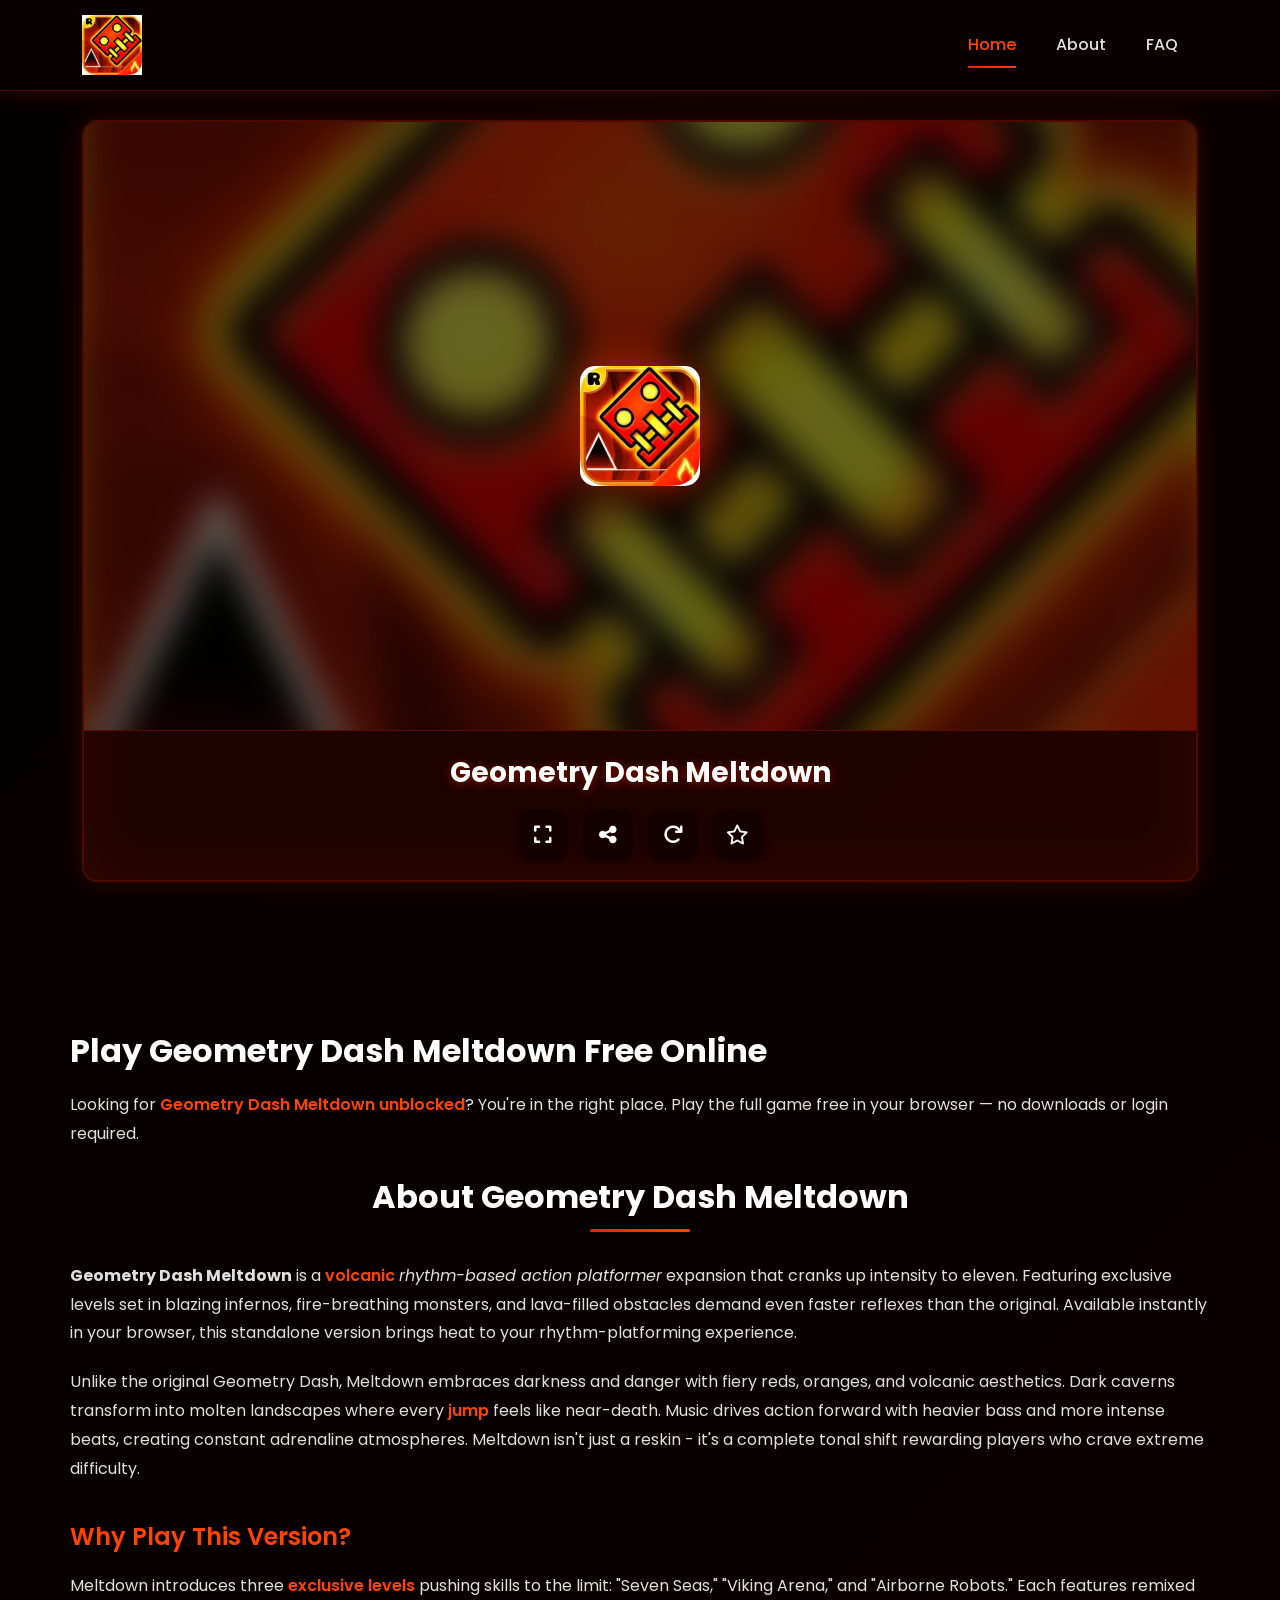
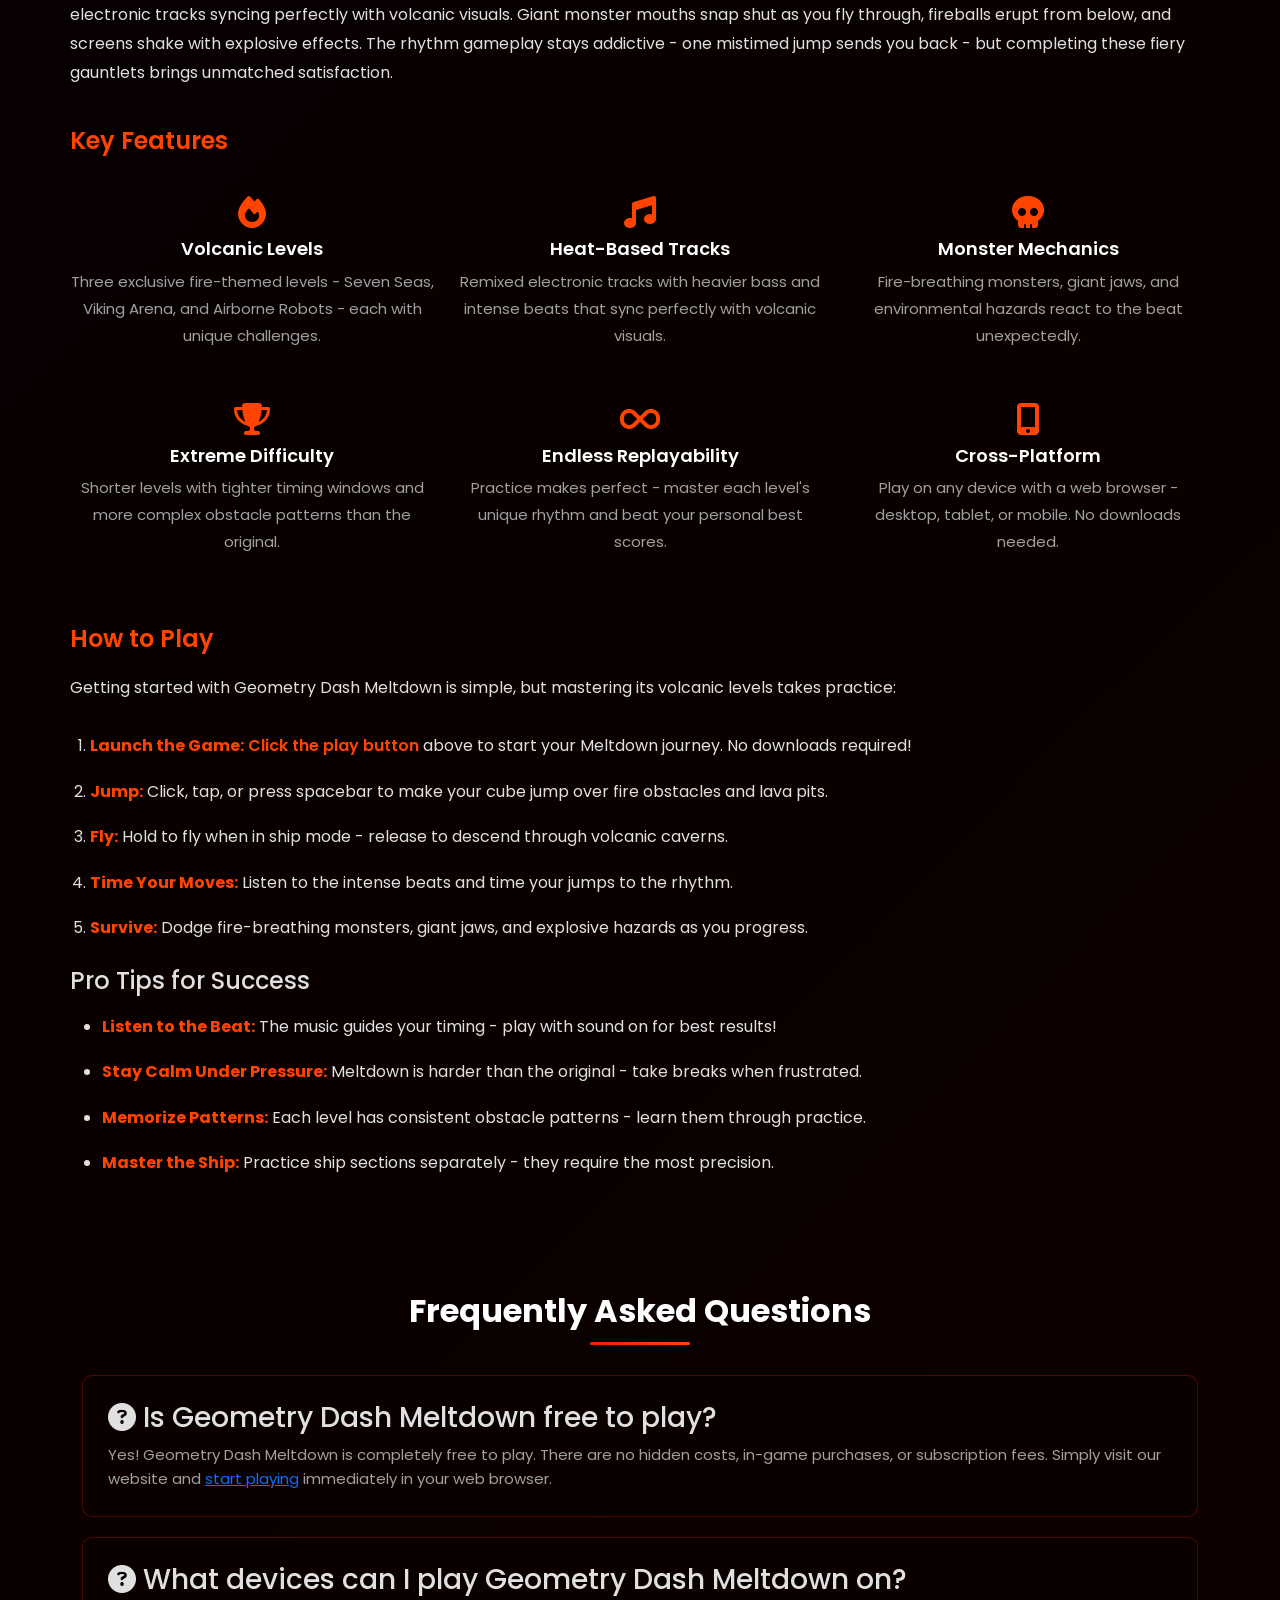
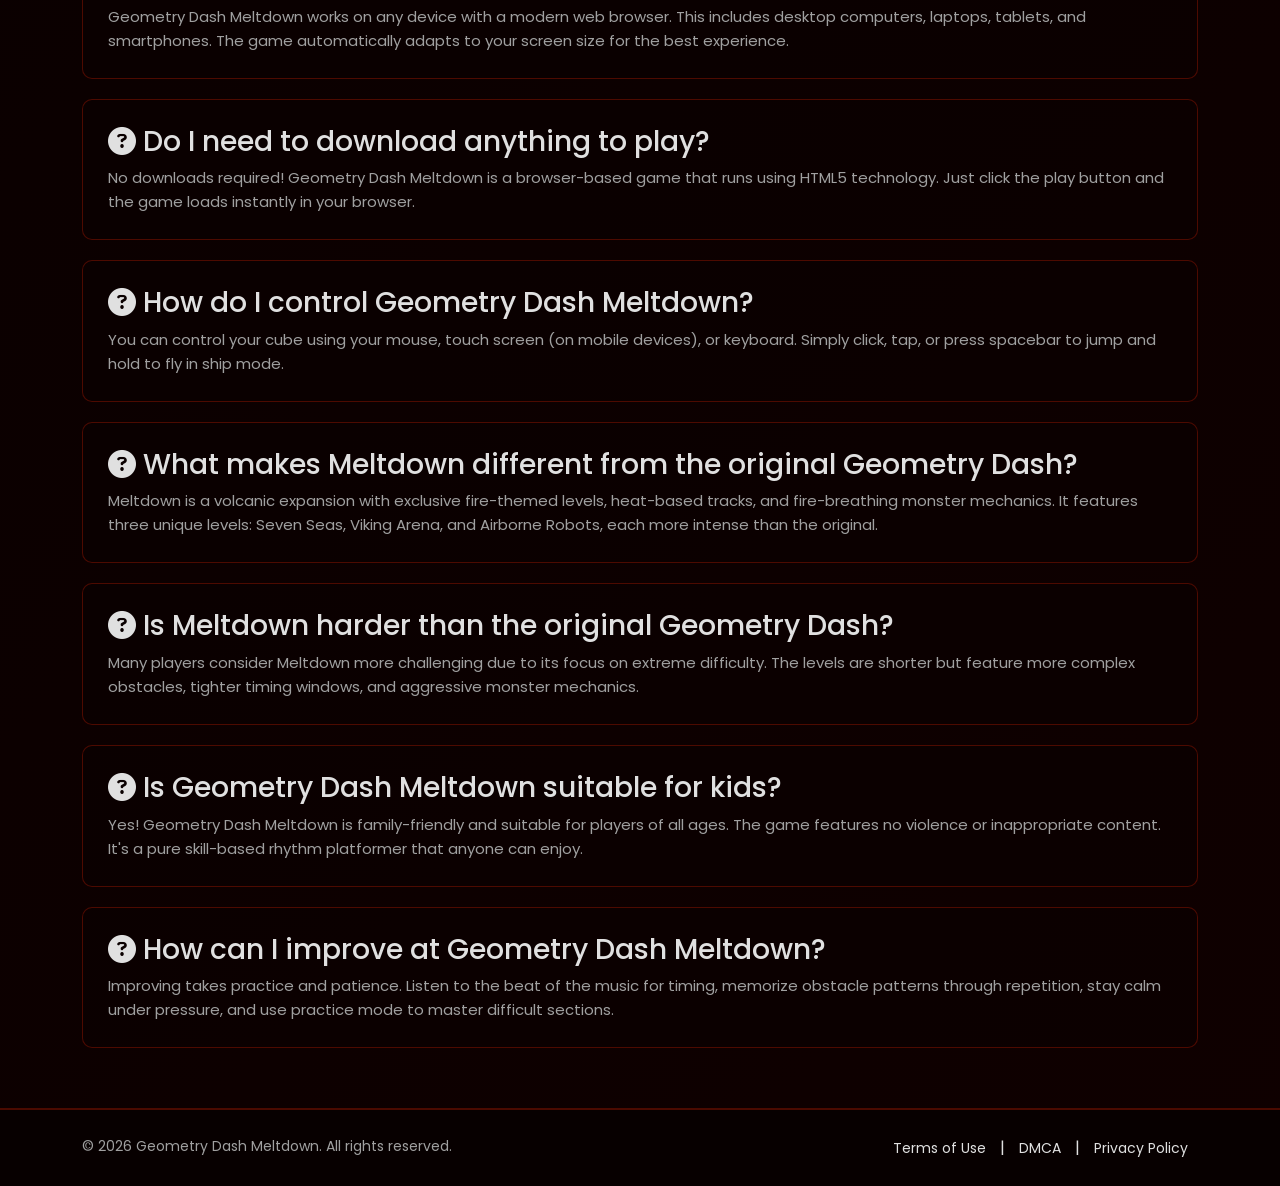
<file: index.html>
<!DOCTYPE html>
<html lang="en" dir="ltr">
<head>
    <meta charset="utf-8">
    <meta name="viewport" content="width=device-width, initial-scale=1, shrink-to-fit=no" />
    <title>Geometry Dash Meltdown - Play Free Online Unblocked Game</title>
    <meta name="description" content="Play Geometry Dash Meltdown unblocked for free! Navigate volcanic fire levels in this intense rhythm platformer. Test your reflexes in this blazing arcade game!" />
    <meta name="keywords" content="geometry dash meltdown, geometry dash meltdown unblocked, rhythm platformer, volcanic game, fire levels, arcade game, free online game" />
    <meta name="robots" content="index, follow">
    <link rel="canonical" href="https://geometry-dash-meltdown-unbanned.github.io/" />
    
    <!-- Open Graph -->
    <meta property="og:title" content="Geometry Dash Meltdown - Play Free Online Unblocked" />
    <meta property="og:description" content="Play Geometry Dash Meltdown unblocked for free! Navigate volcanic fire levels in this intense rhythm platformer. Test your reflexes now!" />
    <meta property="og:type" content="website" />
    <meta property="og:url" content="https://geometry-dash-meltdown-unbanned.github.io/" />
    <meta property="og:image" content="https://geometry-dash-meltdown-unbanned.github.io/images/geometry-dash-meltdown.webp" />
    <meta property="og:image:width" content="512" />
    <meta property="og:image:height" content="512" />
    <meta property="og:site_name" content="Geometry Dash Meltdown" />
    
    <!-- Twitter Card -->
    <meta name="twitter:card" content="summary_large_image" />
    <meta name="twitter:site" content="@geometrydash" />
    <meta name="twitter:title" content="Geometry Dash Meltdown - Free Online Unblocked" />
    <meta name="twitter:description" content="Play Geometry Dash Meltdown unblocked. Volcanic levels, fire obstacles, and intense rhythm-platforming action in your browser!" />
    <meta name="twitter:image" content="https://geometry-dash-meltdown-unbanned.github.io/images/geometry-dash-meltdown.webp" />
    
    <!-- Favicon -->
    <link rel="icon" href="images/geometry-dash-meltdown.webp" sizes="32x32">
    <link rel="apple-touch-icon" href="images/geometry-dash-meltdown.webp">
    
    <!-- Bootstrap CSS -->
    <link rel="stylesheet" href="https://cdn.jsdelivr.net/npm/bootstrap@5.3.0/dist/css/bootstrap.min.css" integrity="sha384-9ndCyUaIbzAi2FUVXJi0CjmCapSmO7SnpJef0486qhLnuZ2cdeRhO02iuK6FUUVM" crossorigin="anonymous">
    
    <!-- Font Awesome -->
    <link rel="stylesheet" href="https://cdnjs.cloudflare.com/ajax/libs/font-awesome/6.4.0/css/all.min.css" integrity="sha512-iecdLmaskl7CVkqkXNQ/ZH/XLlvWZOJyj7Yy7tcenmpD1ypASozpmT/E0iPtmFIB46ZmdtAc9eNBvH0H/ZpiBw==" crossorigin="anonymous" referrerpolicy="no-referrer" />
    
    <!-- Resource Hints for Performance -->
    <link rel="preconnect" href="https://fonts.googleapis.com">
    <link rel="preconnect" href="https://fonts.gstatic.com" crossorigin>
    <link rel="preconnect" href="https://cdn.jsdelivr.net" crossorigin>
    <link rel="preconnect" href="https://cdnjs.cloudflare.com" crossorigin>
    <link rel="preconnect" href="https://code.jquery.com" crossorigin>
    
    <!-- Preload Critical Resources -->
    <link rel="preload" href="https://fonts.googleapis.com/css2?family=Poppins:wght@400;500;600;700&display=swap" as="style">
    <link rel="preload" href="images/geometry-dash-meltdown.webp" as="image" fetchpriority="high">
    
    <!-- Google Fonts -->
    <link href="https://fonts.googleapis.com/css2?family=Poppins:wght@400;500;600;700&display=swap" rel="stylesheet">
    
    <!-- Custom CSS -->
    <link rel="stylesheet" href="css/style.css">
    
    <!-- Schema Markup - VideoGame -->
    <script type="application/ld+json">
    {
        "@context": "https://schema.org",
        "@type": "VideoGame",
        "name": "Geometry Dash Meltdown",
        "description": "A volcanic expansion of Geometry Dash featuring exclusive fire-themed levels, heat-based tracks, and intense rhythm-platforming action with fire-breathing obstacles.",
        "genre": ["Arcade", "Platformer", "Rhythm", "Action"],
        "gamePlatform": ["Web Browser", "PC", "Mobile"],
        "playMode": "SinglePlayer",
        "applicationCategory": "Game",
        "operatingSystem": "Any",
        "offers": {
            "@type": "Offer",
            "price": "0",
            "priceCurrency": "USD",
            "availability": "https://schema.org/InStock"
        },
        "author": {
            "@type": "Organization",
            "name": "RobTop Games"
        },
        "publisher": {
            "@type": "Organization",
            "name": "Geometry Dash Meltdown"
        },
        "aggregateRating": {
            "@type": "AggregateRating",
            "ratingValue": "4.7",
            "ratingCount": "30000"
        }
    }
    </script>
    
    <!-- WebSite Schema -->
    <script type="application/ld+json">
    {
        "@context": "https://schema.org",
        "@type": "WebSite",
        "name": "Geometry Dash Meltdown - Free Online Game",
        "url": "https://geometry-dash-meltdown-unbanned.github.io",
        "description": "Play Geometry Dash Meltdown free online. Navigate volcanic fire levels in this intense rhythm platformer with precision controls.",
        "potentialAction": {
            "@type": "SearchAction",
            "target": "https://geometry-dash-meltdown-unbanned.github.io/?search={search_term_string}",
            "query-input": "required name=search_term_string"
        }
    }
    </script>
    
    <!-- Breadcrumb Schema -->
    <script type="application/ld+json">
    {
        "@context": "https://schema.org",
        "@type": "BreadcrumbList",
        "itemListElement": [{
            "@type": "ListItem",
            "position": 1,
            "name": "Home",
            "item": "https://geometry-dash-meltdown-unbanned.github.io/"
        }]
    }
    </script>
    
    <!-- FAQ Schema -->
    <script type="application/ld+json">
    {
        "@context": "https://schema.org",
        "@type": "FAQPage",
        "mainEntity": [
            {
                "@type": "Question",
                "name": "Is Geometry Dash Meltdown free to play?",
                "acceptedAnswer": {
                    "@type": "Answer",
                    "text": "Yes! Geometry Dash Meltdown is completely free to play. There are no hidden costs, in-game purchases, or subscription fees. Simply visit our website and start playing immediately in your web browser."
                }
            },
            {
                "@type": "Question",
                "name": "What devices can I play Geometry Dash Meltdown on?",
                "acceptedAnswer": {
                    "@type": "Answer",
                    "text": "Geometry Dash Meltdown works on any device with a modern web browser. This includes desktop computers, laptops, tablets, and smartphones. The game automatically adapts to your screen size for the best experience."
                }
            },
            {
                "@type": "Question",
                "name": "Do I need to download anything to play?",
                "acceptedAnswer": {
                    "@type": "Answer",
                    "text": "No downloads required! Geometry Dash Meltdown is a browser-based game that runs using HTML5 technology. Just click the play button and the game loads instantly in your browser."
                }
            },
            {
                "@type": "Question",
                "name": "How do I control Geometry Dash Meltdown?",
                "acceptedAnswer": {
                    "@type": "Answer",
                    "text": "You can control your cube using your mouse, touch screen (on mobile devices), or keyboard. Simply click, tap, or press spacebar to jump and hold to fly in ship mode."
                }
            },
            {
                "@type": "Question",
                "name": "What makes Geometry Dash Meltdown different from the original?",
                "acceptedAnswer": {
                    "@type": "Answer",
                    "text": "Meltdown is a volcanic expansion with exclusive fire-themed levels, heat-based tracks, and fire-breathing monster mechanics. It features three unique levels: Seven Seas, Viking Arena, and Airborne Robots, each more intense than the original."
                }
            },
            {
                "@type": "Question",
                "name": "Is Geometry Dash Meltdown harder than the original?",
                "acceptedAnswer": {
                    "@type": "Answer",
                    "text": "Many players consider Meltdown more challenging due to its focus on extreme difficulty. The levels are shorter but feature more complex obstacles, tighter timing windows, and aggressive monster mechanics."
                }
            },
            {
                "@type": "Question",
                "name": "Is Geometry Dash Meltdown suitable for kids?",
                "acceptedAnswer": {
                    "@type": "Answer",
                    "text": "Yes! Geometry Dash Meltdown is family-friendly and suitable for players of all ages. The game features no violence or inappropriate content. It's a pure skill-based rhythm platformer that anyone can enjoy."
                }
            },
            {
                "@type": "Question",
                "name": "How can I improve at Geometry Dash Meltdown?",
                "acceptedAnswer": {
                    "@type": "Answer",
                    "text": "Improving takes practice and patience. Listen to the beat of the music for timing, memorize obstacle patterns through repetition, stay calm under pressure, and use practice mode to master difficult sections."
                }
            }
        ]
    }
    </script>
</head>

<body id="page-top">
    <!-- Navigation -->
    <nav class="navbar navbar-expand-lg navbar-dark fixed-top" id="mainNav">
        <div class="container">
            <a class="navbar-brand" href="./">
                <img src="images/geometry-dash-meltdown.webp" width="160" height="80" class="site-logo" alt="Geometry Dash Meltdown" loading="eager">
            </a>
            <button class="navbar-toggler" type="button" data-bs-toggle="collapse" data-bs-target="#navbarResponsive" aria-controls="navbarResponsive" aria-expanded="false" aria-label="Toggle navigation">
                <span class="navbar-toggler-icon"></span>
            </button>
<div class="collapse navbar-collapse" id="navbarResponsive">
        <ul class="navbar-nav ms-auto">
          <li class="nav-item"><a class="nav-link active" href="./">Home</a></li>
          <li class="nav-item"><a class="nav-link" href="#about">About</a></li>
          <li class="nav-item"><a class="nav-link" href="#faq">FAQ</a></li>
        </ul>
      </div>
        </div>
    </nav>

    <!-- Main Content -->
    <main>
        <div class="container-fluid game-wrapper">
            <div class="container">
                <div class="row">
                    <!-- Game Section -->
                    <div class="col-lg-12 col-md-12">
                        <div class="game-container">
                            <div class="game-content">
                                <div class="game-iframe-container" id="game-player">
<!-- Custom Play Overlay -->
                                <div id="custom-play-overlay" class="custom-overlay game-play-overlay geometry-dash-bg">
                                    <div class="overlay-content">
                                        <button id="custom-play-btn" class="btn-play-image" onclick="customStartGame()" role="button" tabindex="0" aria-label="Start playing Geometry Dash Meltdown">
                                            <img src="images/geometry-dash-meltdown.webp" alt="Play Geometry Dash Meltdown" width="120" height="120">
                                        </button>
                                    </div>
                                </div>
                                    
                                    <!-- Game Iframe -->
                                    <iframe class="game-iframe" id="game-area" src="" width="100%" height="600" scrolling="none" frameborder="0" allowfullscreen title="Geometry Dash Meltdown" loading="lazy" sandbox="allow-scripts allow-same-origin allow-fullscreen allow-modals"></iframe>
                                </div>
                            </div>

<!-- Game Info -->
<div class="game-info">
<div class="header-left" style="text-align:center;margin-bottom:15px;">
    <span class="single-title">Geometry Dash Meltdown</span>
</div>
<div class="game-buttons">
<button class="btn-icon" title="Fullscreen" onclick="open_fullscreen()" aria-label="Toggle fullscreen mode"><i class="fas fa-expand"></i></button>
<button class="btn-icon" title="Share" onclick="shareGame()" aria-label="Share game"><i class="fas fa-share-alt"></i></button>
<button class="btn-icon" title="Refresh" onclick="refreshGame()" aria-label="Refresh game"><i class="fas fa-redo"></i></button>
<button class="btn-icon" title="Favorite" id="favorite-btn" onclick="toggleFavorite()" aria-label="Add to favorites"><i class="far fa-star"></i></button>
</div>
</div>
                        </div>
                    </div>
                    

                </div>
            </div>
        </div>

        <!-- SEO Content Section -->
        <section class="container seo-content" id="about">
            <h1 style="color:var(--text-white);font-size:32px;font-weight:700;margin-bottom:20px;">Play Geometry Dash Meltdown Free Online</h1>
            <p style="font-size:16px;color:var(--text-light);line-height:1.8;margin-bottom:30px;">Looking for <a href="https://geometry-dash-meltdown-unbanned.github.io/">Geometry Dash Meltdown unblocked</a>? You're in the right place. Play the full game free in your browser — no downloads or login required.</p>
            <h2 class="section-title">About Geometry Dash Meltdown</h2>
            
            <article>
                <p><strong>Geometry Dash Meltdown</strong> is a <a href="https://geometry-dash-meltdown-unbanned.github.io/">volcanic</a> <em>rhythm-based action platformer</em> expansion that cranks up intensity to eleven. Featuring exclusive levels set in blazing infernos, fire-breathing monsters, and lava-filled obstacles demand even faster reflexes than the original. Available instantly in your browser, this standalone version brings heat to your rhythm-platforming experience.</p>
                
                <p>Unlike the original Geometry Dash, Meltdown embraces darkness and danger with fiery reds, oranges, and volcanic aesthetics. Dark caverns transform into molten landscapes where every <a href="https://geometry-dash-meltdown-unbanned.github.io/">jump</a> feels like near-death. Music drives action forward with heavier bass and more intense beats, creating constant adrenaline atmospheres. Meltdown isn't just a reskin - it's a complete tonal shift rewarding players who crave extreme difficulty.</p>
                
                <h3 class="item-title">Why Play This Version?</h3>
                <p>Meltdown introduces three <a href="https://geometry-dash-meltdown-unbanned.github.io/">exclusive levels</a> pushing skills to the limit: "Seven Seas," "Viking Arena," and "Airborne Robots." Each features remixed electronic tracks syncing perfectly with volcanic visuals. Giant monster mouths snap shut as you fly through, fireballs erupt from below, and screens shake with explosive effects. The rhythm gameplay stays addictive - one mistimed jump sends you back - but completing these fiery gauntlets brings unmatched satisfaction.</p>
            </article>

            <section class="features-section" id="features">
                <h3 class="item-title">Key Features</h3>
                <div class="features-list">
                    <div class="row">
                        <div class="col-md-4 feature-item">
                            <i class="fas fa-fire" aria-hidden="true"></i>
                            <h4>Volcanic Levels</h4>
                            <p>Three exclusive fire-themed levels - Seven Seas, Viking Arena, and Airborne Robots - each with unique challenges.</p>
                        </div>
                        <div class="col-md-4 feature-item">
                            <i class="fas fa-music" aria-hidden="true"></i>
                            <h4>Heat-Based Tracks</h4>
                            <p>Remixed electronic tracks with heavier bass and intense beats that sync perfectly with volcanic visuals.</p>
                        </div>
                        <div class="col-md-4 feature-item">
                            <i class="fas fa-skull" aria-hidden="true"></i>
                            <h4>Monster Mechanics</h4>
                            <p>Fire-breathing monsters, giant jaws, and environmental hazards react to the beat unexpectedly.</p>
                        </div>
                    </div>
                    <div class="row mt-4">
                        <div class="col-md-4 feature-item">
                            <i class="fas fa-trophy" aria-hidden="true"></i>
                            <h4>Extreme Difficulty</h4>
                            <p>Shorter levels with tighter timing windows and more complex obstacle patterns than the original.</p>
                        </div>
                        <div class="col-md-4 feature-item">
                            <i class="fas fa-infinity" aria-hidden="true"></i>
                            <h4>Endless Replayability</h4>
                            <p>Practice makes perfect - master each level's unique rhythm and beat your personal best scores.</p>
                        </div>
                        <div class="col-md-4 feature-item">
                            <i class="fas fa-mobile-alt" aria-hidden="true"></i>
                            <h4>Cross-Platform</h4>
                            <p>Play on any device with a web browser - desktop, tablet, or mobile. No downloads needed.</p>
                        </div>
                    </div>
                </div>
            </section>

            <section class="how-to-play-section">
                <h3 class="item-title">How to Play</h3>
                <div class="how-to-play">
                    <p>Getting started with Geometry Dash Meltdown is simple, but mastering its volcanic levels takes practice:</p>
                    <ol>
                        <li><strong>Launch the Game:</strong> <a href="https://geometry-dash-meltdown-unbanned.github.io/">Click the play button</a> above to start your Meltdown journey. No downloads required!</li>
                        <li><strong>Jump:</strong> Click, tap, or press spacebar to make your cube jump over fire obstacles and lava pits.</li>
                        <li><strong>Fly:</strong> Hold to fly when in ship mode - release to descend through volcanic caverns.</li>
                        <li><strong>Time Your Moves:</strong> Listen to the intense beats and time your jumps to the rhythm.</li>
                        <li><strong>Survive:</strong> Dodge fire-breathing monsters, giant jaws, and explosive hazards as you progress.</li>
                    </ol>
                    
                    <div class="pro-tips">
                        <h4>Pro Tips for Success</h4>
                        <ul>
                            <li><strong>Listen to the Beat:</strong> The music guides your timing - play with sound on for best results!</li>
                            <li><strong>Stay Calm Under Pressure:</strong> Meltdown is harder than the original - take breaks when frustrated.</li>
                            <li><strong>Memorize Patterns:</strong> Each level has consistent obstacle patterns - learn them through practice.</li>
                            <li><strong>Master the Ship:</strong> Practice ship sections separately - they require the most precision.</li>
                        </ul>
                    </div>
                </div>
            </section>
        </section>

        <!-- FAQ Section -->
        <section class="container faq-section" id="faq">
            <h2 class="section-title">Frequently Asked Questions</h2>
            
            <div class="faq-container">
                <div class="faq-item">
                    <h3 class="faq-question"><i class="fas fa-question-circle"></i> Is Geometry Dash Meltdown free to play?</h3>
                    <div class="faq-answer">
                        <p>Yes! Geometry Dash Meltdown is completely free to play. There are no hidden costs, in-game purchases, or subscription fees. Simply visit our website and <a href="https://geometry-dash-meltdown-unbanned.github.io/">start playing</a> immediately in your web browser.</p>
                    </div>
                </div>
                
                <div class="faq-item">
                    <h3 class="faq-question"><i class="fas fa-question-circle"></i> What devices can I play Geometry Dash Meltdown on?</h3>
                    <div class="faq-answer">
                        <p>Geometry Dash Meltdown works on any device with a modern web browser. This includes desktop computers, laptops, tablets, and smartphones. The game automatically adapts to your screen size for the best experience.</p>
                    </div>
                </div>
                
                <div class="faq-item">
                    <h3 class="faq-question"><i class="fas fa-question-circle"></i> Do I need to download anything to play?</h3>
                    <div class="faq-answer">
                        <p>No downloads required! Geometry Dash Meltdown is a browser-based game that runs using HTML5 technology. Just click the play button and the game loads instantly in your browser.</p>
                    </div>
                </div>
                
                <div class="faq-item">
                    <h3 class="faq-question"><i class="fas fa-question-circle"></i> How do I control Geometry Dash Meltdown?</h3>
                    <div class="faq-answer">
                        <p>You can control your cube using your mouse, touch screen (on mobile devices), or keyboard. Simply click, tap, or press spacebar to jump and hold to fly in ship mode.</p>
                    </div>
                </div>
                
                <div class="faq-item">
                    <h3 class="faq-question"><i class="fas fa-question-circle"></i> What makes Meltdown different from the original Geometry Dash?</h3>
                    <div class="faq-answer">
                        <p>Meltdown is a volcanic expansion with exclusive fire-themed levels, heat-based tracks, and fire-breathing monster mechanics. It features three unique levels: Seven Seas, Viking Arena, and Airborne Robots, each more intense than the original.</p>
                    </div>
                </div>
                
                <div class="faq-item">
                    <h3 class="faq-question"><i class="fas fa-question-circle"></i> Is Meltdown harder than the original Geometry Dash?</h3>
                    <div class="faq-answer">
                        <p>Many players consider Meltdown more challenging due to its focus on extreme difficulty. The levels are shorter but feature more complex obstacles, tighter timing windows, and aggressive monster mechanics.</p>
                    </div>
                </div>
                
                <div class="faq-item">
                    <h3 class="faq-question"><i class="fas fa-question-circle"></i> Is Geometry Dash Meltdown suitable for kids?</h3>
                    <div class="faq-answer">
                        <p>Yes! Geometry Dash Meltdown is family-friendly and suitable for players of all ages. The game features no violence or inappropriate content. It's a pure skill-based rhythm platformer that anyone can enjoy.</p>
                    </div>
                </div>
                
                <div class="faq-item">
                    <h3 class="faq-question"><i class="fas fa-question-circle"></i> How can I improve at Geometry Dash Meltdown?</h3>
                    <div class="faq-answer">
                        <p>Improving takes practice and patience. Listen to the beat of the music for timing, memorize obstacle patterns through repetition, stay calm under pressure, and use practice mode to master difficult sections.</p>
                    </div>
                </div>
            </div>
        </section>
    </main>

    <!-- Footer -->
    <footer class="footer-copyright">
        <div class="container">
            <div class="row">
                <div class="col-md-6">
                    <p>&copy; 2026 Geometry Dash Meltdown. All rights reserved.</p>
                </div>
                <div class="col-md-6 text-md-end">
                    <span class="footer-links">
                        <a href="terms.html">Terms of Use</a> | 
                        <a href="dmca.html">DMCA</a> | 
                        <a href="privacy.html">Privacy Policy</a>
                    </span>
                </div>
            </div>
        </div>
    </footer>

    <!-- Scripts -->
    <script src="https://code.jquery.com/jquery-3.6.0.min.js" integrity="sha256-/xUj+3OJU5yExlq6GSYGSHk7tPXikynS7ogEvDej/m4=" crossorigin="anonymous"></script>
    <script src="https://cdn.jsdelivr.net/npm/bootstrap@5.3.0/dist/js/bootstrap.bundle.min.js" integrity="sha384-geWF76RCwLtnZ8qwWowPQNguL3RmwHVBC9FhGdlKrxdiJJigb/j/68SIy3Te4Bkz" crossorigin="anonymous"></script>
    <script src="js/main.js"></script>
</body>
</html>
</file>
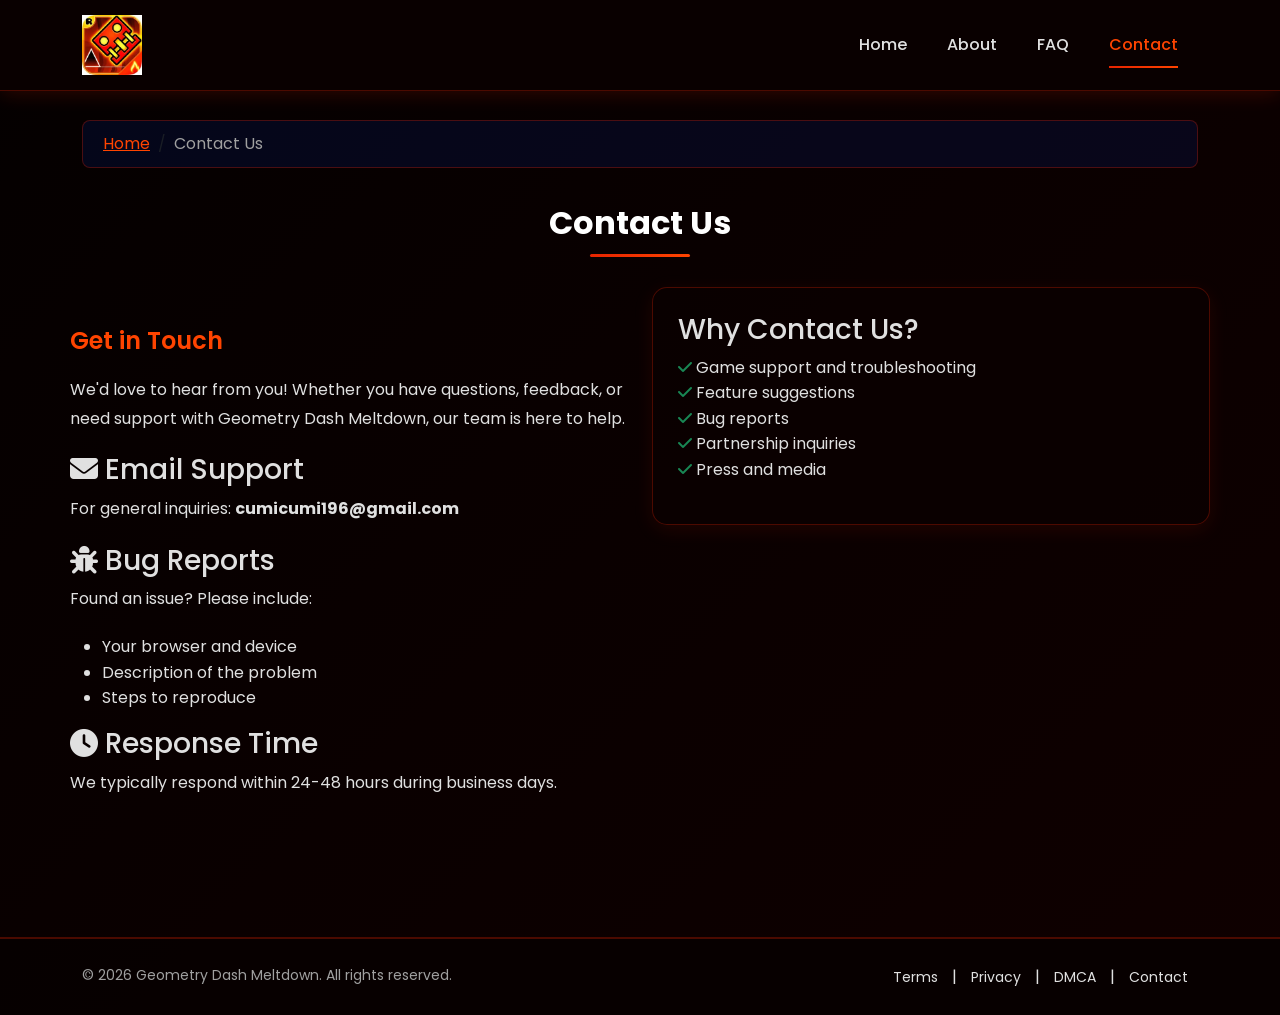
<file: contact.html>
<!DOCTYPE html>
<html lang="en" dir="ltr">
<head>
    <meta charset="utf-8">
    <meta name="viewport" content="width=device-width, initial-scale=1, shrink-to-fit=no" />
    <title>Contact Us - Geometry Dash Meltdown Unblocked</title>
    <meta name="description" content="Contact Geometry Dash Meltdown support team. Get help with Geometry Dash Meltdown unblocked game issues, report bugs, or send feedback. We're here to help!" />
    <meta name="robots" content="index, follow">
    <link rel="canonical" href="https://geometry-dash-meltdown-unbanned.github.io/contact.html" />
    
    <!-- ContactPage Schema -->
    <script type="application/ld+json">
    {
        "@context": "https://schema.org",
        "@type": "ContactPage",
        "name": "Contact Us - Geometry Dash Meltdown Unblocked",
        "description": "Contact Geometry Dash Meltdown support team for game help, bug reports, or feedback.",
        "url": "https://geometry-dash-meltdown-unbanned.github.io/contact.html",
        "isPartOf": {
            "@type": "WebSite",
            "name": "Geometry Dash Meltdown",
            "url": "https://geometry-dash-meltdown-unbanned.github.io"
        }
    }
    </script>
    <link rel="icon" href="images/geometry-dash-meltdown.webp" sizes="32x32">
    <link rel="stylesheet" href="https://cdn.jsdelivr.net/npm/bootstrap@5.3.0/dist/css/bootstrap.min.css">
    <link rel="stylesheet" href="https://cdnjs.cloudflare.com/ajax/libs/font-awesome/6.4.0/css/all.min.css">
    <link href="https://fonts.googleapis.com/css2?family=Poppins:wght@400;500;600;700&display=swap" rel="stylesheet">
    <link rel="stylesheet" href="css/style.css">
</head>
<body id="page-top">
    <nav class="navbar navbar-expand-lg navbar-dark fixed-top" id="mainNav">
        <div class="container">
            <a class="navbar-brand" href="./">
                <img src="images/geometry-dash-meltdown.webp" width="160" height="80" class="site-logo" alt="Geometry Dash Meltdown" loading="lazy">
            </a>
            <button class="navbar-toggler" type="button" data-bs-toggle="collapse" data-bs-target="#navbarResponsive">
                <span class="navbar-toggler-icon"></span>
            </button>
<div class="collapse navbar-collapse" id="navbarResponsive">
        <ul class="navbar-nav ms-auto">
          <li class="nav-item"><a class="nav-link" href="./">Home</a></li>
          <li class="nav-item"><a class="nav-link" href="./#about">About</a></li>
          <li class="nav-item"><a class="nav-link" href="./#faq">FAQ</a></li>
          <li class="nav-item"><a class="nav-link active" href="contact.html">Contact</a></li>
        </ul>
      </div>
        </div>
    </nav>

    <!-- Breadcrumb Navigation -->
    <nav aria-label="breadcrumb" class="container" style="padding-top:120px;">
        <ol class="breadcrumb" style="background:rgba(0,58,250,0.1);padding:10px 20px;border-radius:8px;border:1px solid var(--border-blue);">
            <li class="breadcrumb-item"><a href="./" style="color:var(--accent-cyan);">Home</a></li>
            <li class="breadcrumb-item active" aria-current="page" style="color:var(--text-muted);">Contact Us</li>
        </ol>
    </nav>

    <div class="container seo-content" style="padding-top: 20px;">
        <h1 class="section-title">Contact Us</h1>
        
        <div class="row">
            <div class="col-md-6">
                <h2 class="item-title">Get in Touch</h2>
                <p>We'd love to hear from you! Whether you have questions, feedback, or need support with Geometry Dash Meltdown, our team is here to help.</p>
                
                <div class="contact-info">
                    <h3><i class="fas fa-envelope"></i> Email Support</h3>
                    <p>For general inquiries: <strong><span id="contact-email"></span></strong></p>
                    
                    <h3><i class="fas fa-bug"></i> Bug Reports</h3>
                    <p>Found an issue? Please include:</p>
                    <ul>
                        <li>Your browser and device</li>
                        <li>Description of the problem</li>
                        <li>Steps to reproduce</li>
                    </ul>
                    
                    <h3><i class="fas fa-clock"></i> Response Time</h3>
                    <p>We typically respond within 24-48 hours during business days.</p>
                </div>
            </div>
            
            <div class="col-md-6">
                <div class="widget">
                    <h3>Why Contact Us?</h3>
                    <ul class="list-unstyled">
                        <li><i class="fas fa-check text-success"></i> Game support and troubleshooting</li>
                        <li><i class="fas fa-check text-success"></i> Feature suggestions</li>
                        <li><i class="fas fa-check text-success"></i> Bug reports</li>
                        <li><i class="fas fa-check text-success"></i> Partnership inquiries</li>
                        <li><i class="fas fa-check text-success"></i> Press and media</li>
                    </ul>
                </div>
            </div>
        </div>
    </div>

    <footer class="footer-copyright">
        <div class="container">
            <div class="row">
                <div class="col-md-6">
                    <p>&copy; 2026 Geometry Dash Meltdown. All rights reserved.</p>
                </div>
                <div class="col-md-6 text-md-end">
                    <span class="footer-links">
                        <a href="terms.html">Terms</a> | 
                        <a href="privacy.html">Privacy</a> | 
                        <a href="dmca.html">DMCA</a> | 
                        <a href="contact.html">Contact</a>
                    </span>
                </div>
            </div>
        </div>
    </footer>

    <script src="https://cdn.jsdelivr.net/npm/bootstrap@5.3.0/dist/js/bootstrap.bundle.min.js"></script>
    <script src="js/main.js"></script>
</body>
</html>
</file>
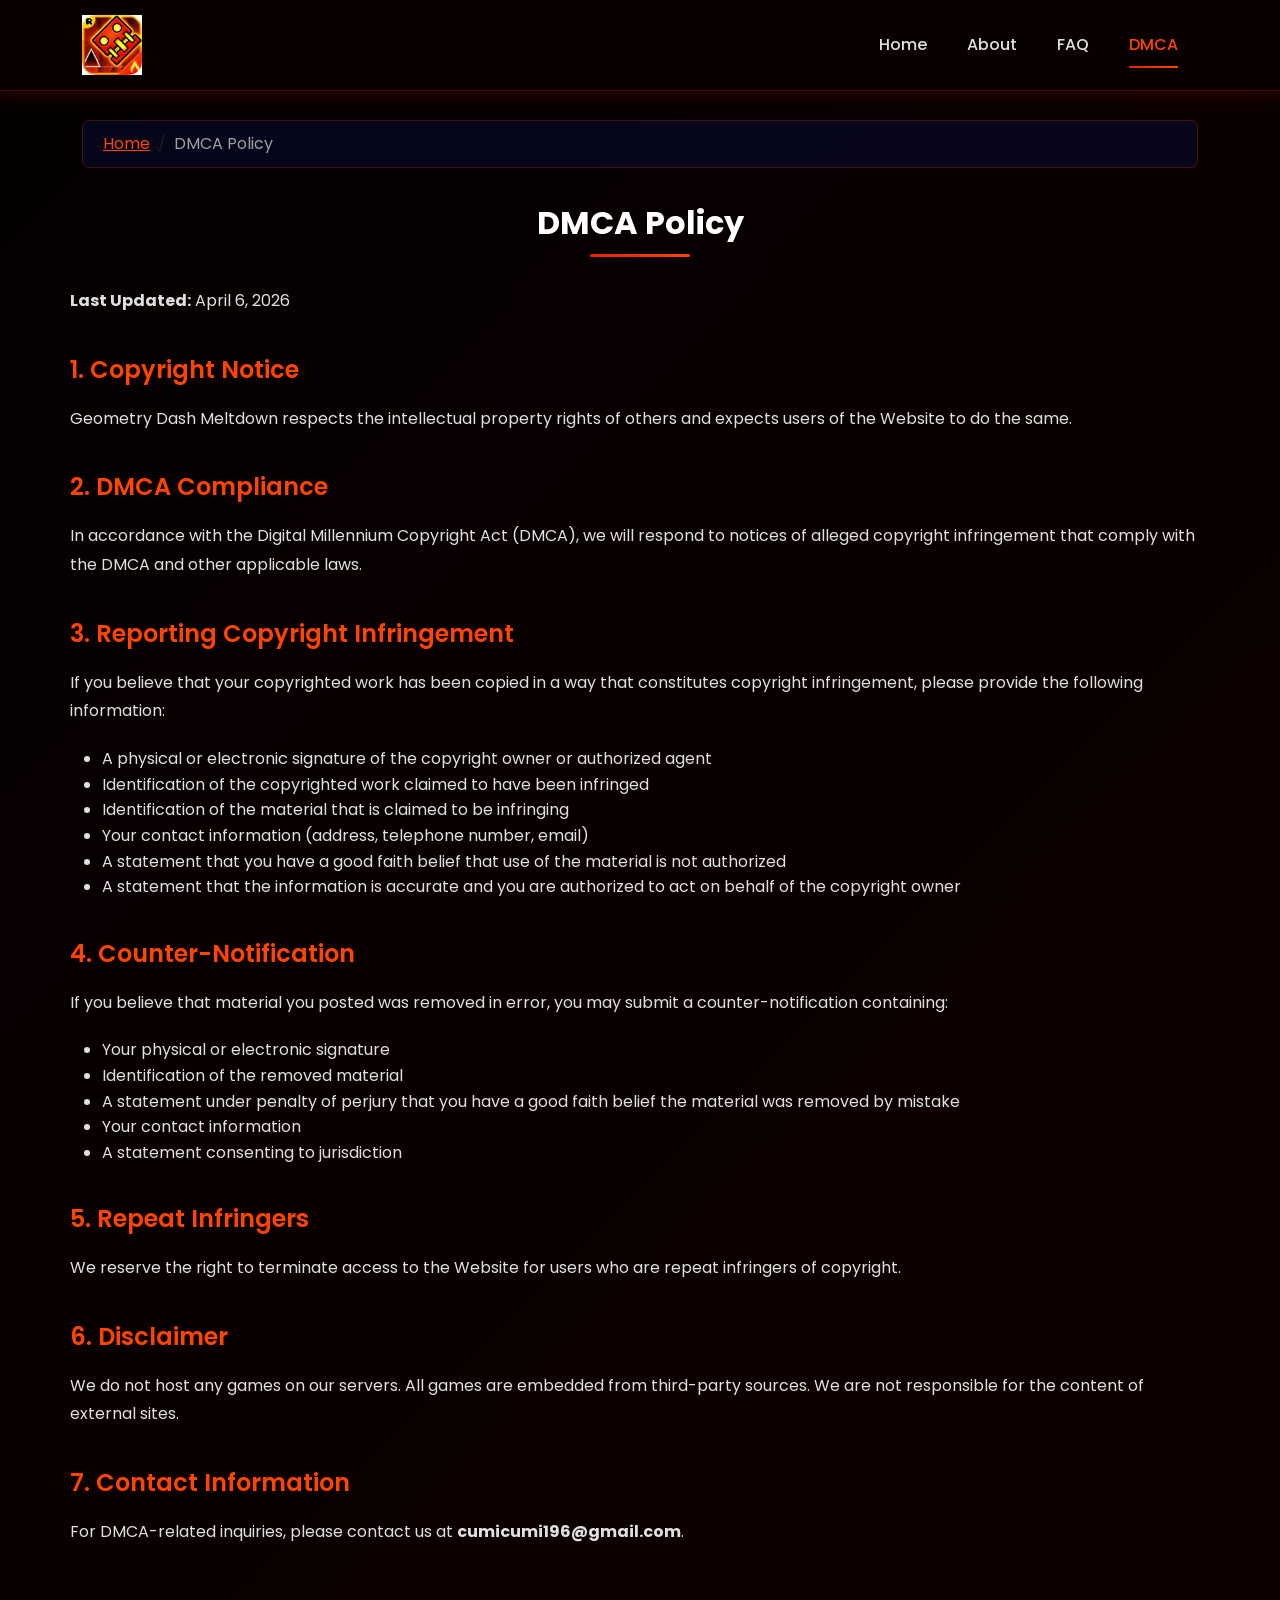
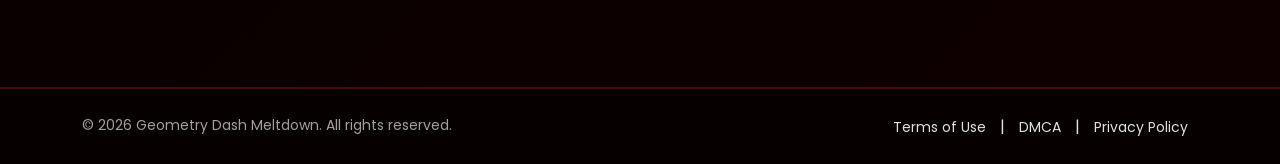
<file: dmca.html>
<!DOCTYPE html>
<html lang="en" dir="ltr">
<head>
    <meta charset="utf-8">
    <meta name="viewport" content="width=device-width, initial-scale=1, shrink-to-fit=no" />
    <title>DMCA - Geometry Dash Meltdown</title>
    <meta name="description" content="DMCA Policy for Geometry Dash Meltdown unblocked. Report copyright issues for Geometry Dash Meltdown unblocked. We respect intellectual property rights." />
    <meta name="robots" content="index, follow">
    <link rel="canonical" href="https://geometry-dash-meltdown-unbanned.github.io/dmca.html" />
    
    <!-- WebPage Schema -->
    <script type="application/ld+json">
    {
        "@context": "https://schema.org",
        "@type": "WebPage",
        "name": "DMCA Policy - Geometry Dash Meltdown",
        "description": "DMCA copyright policy for Geometry Dash Meltdown. Learn how to report copyright infringement.",
        "url": "https://geometry-dash-meltdown-unbanned.github.io/dmca.html",
        "isPartOf": {
            "@type": "WebSite",
            "name": "Geometry Dash Meltdown",
            "url": "https://geometry-dash-meltdown-unbanned.github.io"
        }
    }
    </script>
    <link rel="icon" href="images/geometry-dash-meltdown.webp" sizes="32x32">
    <link rel="stylesheet" href="https://cdn.jsdelivr.net/npm/bootstrap@5.3.0/dist/css/bootstrap.min.css">
    <link rel="stylesheet" href="https://cdnjs.cloudflare.com/ajax/libs/font-awesome/6.4.0/css/all.min.css">
    <link href="https://fonts.googleapis.com/css2?family=Poppins:wght@400;500;600;700&display=swap" rel="stylesheet">
    <link rel="stylesheet" href="css/style.css">
</head>
<body id="page-top">
    <nav class="navbar navbar-expand-lg navbar-dark fixed-top" id="mainNav">
        <div class="container">
            <a class="navbar-brand" href="./">
                <img src="images/geometry-dash-meltdown.webp" width="160" height="80" class="site-logo" alt="Geometry Dash Meltdown">
            </a>
            <button class="navbar-toggler" type="button" data-bs-toggle="collapse" data-bs-target="#navbarResponsive">
                <span class="navbar-toggler-icon"></span>
            </button>
<div class="collapse navbar-collapse" id="navbarResponsive">
        <ul class="navbar-nav ms-auto">
          <li class="nav-item"><a class="nav-link" href="./">Home</a></li>
          <li class="nav-item"><a class="nav-link" href="./#about">About</a></li>
          <li class="nav-item"><a class="nav-link" href="./#faq">FAQ</a></li>
          <li class="nav-item"><a class="nav-link active" href="dmca.html">DMCA</a></li>
        </ul>
      </div>
        </div>
    </nav>

    <!-- Breadcrumb Navigation -->
    <nav aria-label="breadcrumb" class="container" style="padding-top:120px;">
        <ol class="breadcrumb" style="background:rgba(0,58,250,0.1);padding:10px 20px;border-radius:8px;border:1px solid var(--border-blue);">
            <li class="breadcrumb-item"><a href="./" style="color:var(--accent-cyan);">Home</a></li>
            <li class="breadcrumb-item active" aria-current="page" style="color:var(--text-muted);">DMCA Policy</li>
        </ol>
    </nav>

    <div class="container seo-content" style="padding-top: 20px;">
        <h1 class="section-title">DMCA Policy</h1>
        
        <div class="legal-content">
            <p><strong>Last Updated:</strong> April 6, 2026</p>
            
            <h2 class="item-title">1. Copyright Notice</h2>
            <p>Geometry Dash Meltdown respects the intellectual property rights of others and expects users of the Website to do the same.</p>
            
            <h2 class="item-title">2. DMCA Compliance</h2>
            <p>In accordance with the Digital Millennium Copyright Act (DMCA), we will respond to notices of alleged copyright infringement that comply with the DMCA and other applicable laws.</p>
            
            <h2 class="item-title">3. Reporting Copyright Infringement</h2>
            <p>If you believe that your copyrighted work has been copied in a way that constitutes copyright infringement, please provide the following information:</p>
            <ul>
                <li>A physical or electronic signature of the copyright owner or authorized agent</li>
                <li>Identification of the copyrighted work claimed to have been infringed</li>
                <li>Identification of the material that is claimed to be infringing</li>
                <li>Your contact information (address, telephone number, email)</li>
                <li>A statement that you have a good faith belief that use of the material is not authorized</li>
                <li>A statement that the information is accurate and you are authorized to act on behalf of the copyright owner</li>
            </ul>
            
            <h2 class="item-title">4. Counter-Notification</h2>
            <p>If you believe that material you posted was removed in error, you may submit a counter-notification containing:</p>
            <ul>
                <li>Your physical or electronic signature</li>
                <li>Identification of the removed material</li>
                <li>A statement under penalty of perjury that you have a good faith belief the material was removed by mistake</li>
                <li>Your contact information</li>
                <li>A statement consenting to jurisdiction</li>
            </ul>
            
            <h2 class="item-title">5. Repeat Infringers</h2>
            <p>We reserve the right to terminate access to the Website for users who are repeat infringers of copyright.</p>
            
<h2 class="item-title">6. Disclaimer</h2>
    <p>We do not host any games on our servers. All games are embedded from third-party sources. We are not responsible for the content of external sites.</p>
    
    <h2 class="item-title">7. Contact Information</h2>
    <p>For DMCA-related inquiries, please contact us at <strong><span id="contact-email"></span></strong>.</p>
</div>
    </div>

    <footer class="footer-copyright">
        <div class="container">
            <div class="row">
                <div class="col-md-6">
                    <p>&copy; 2026 Geometry Dash Meltdown. All rights reserved.</p>
                </div>
                <div class="col-md-6 text-end">
                    <span class="footer-links">
                        <a href="terms.html">Terms of Use</a> | 
                        <a href="dmca.html">DMCA</a> | 
                        <a href="privacy.html">Privacy Policy</a>
                    </span>
                </div>
            </div>
        </div>
    </footer>

    <script src="https://cdn.jsdelivr.net/npm/bootstrap@5.3.0/dist/js/bootstrap.bundle.min.js"></script>
    <script src="js/main.js"></script>
</body>
</html>
</file>
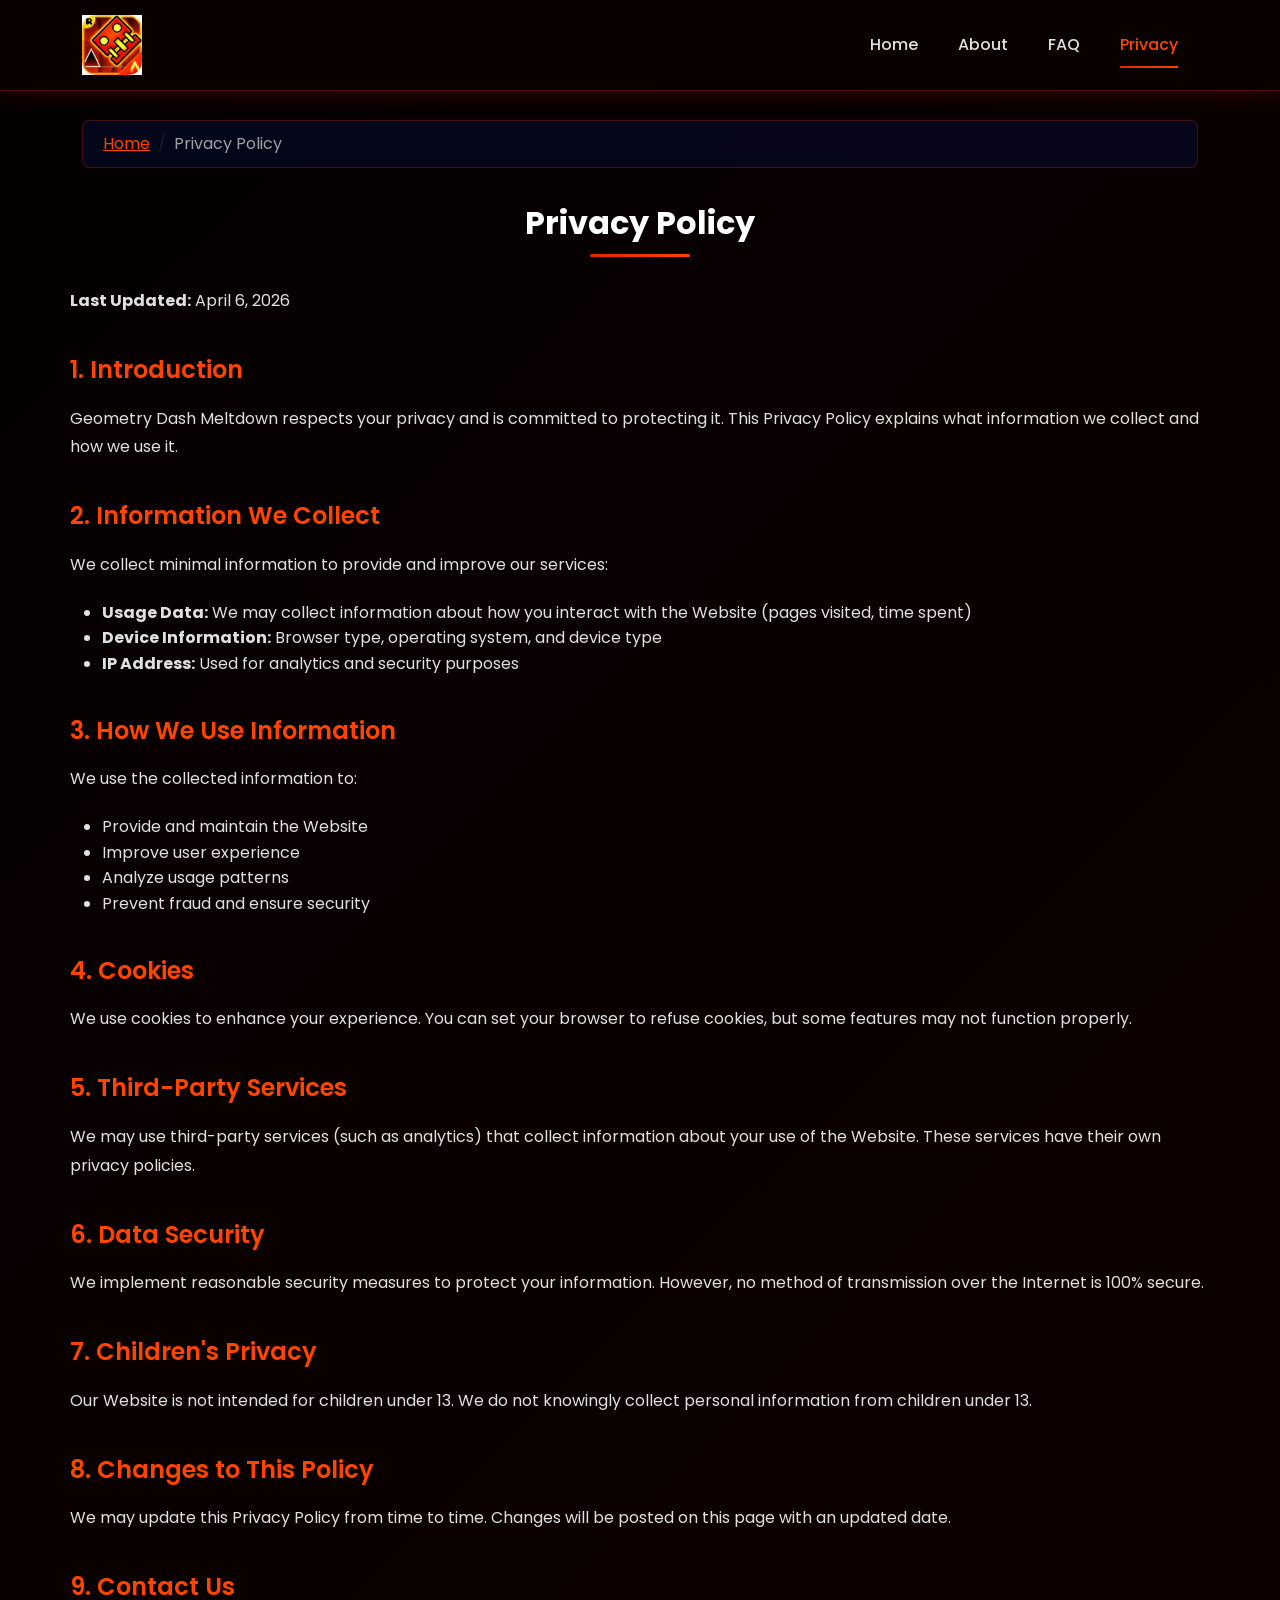
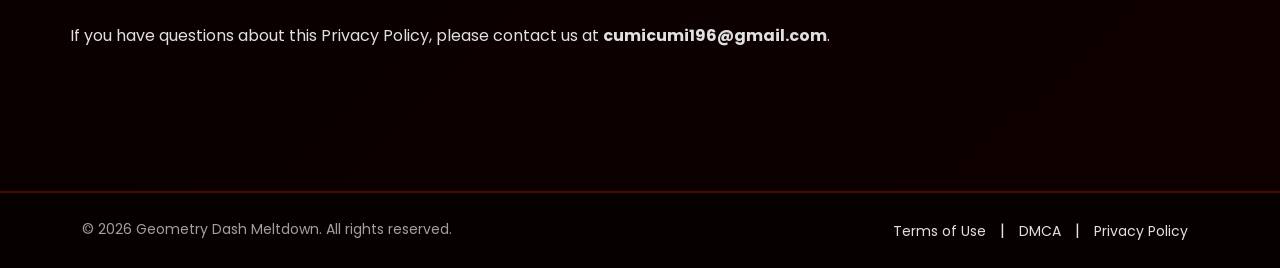
<file: privacy.html>
<!DOCTYPE html>
<html lang="en" dir="ltr">
<head>
    <meta charset="utf-8">
    <meta name="viewport" content="width=device-width, initial-scale=1, shrink-to-fit=no" />
    <title>Privacy Policy - Geometry Dash Meltdown</title>
    <meta name="description" content="Privacy Policy for Geometry Dash Meltdown. Learn how we protect your data while playing Geometry Dash Meltdown unblocked. Your privacy matters to us!" />
    <meta name="robots" content="index, follow">
    <link rel="canonical" href="https://geometry-dash-meltdown-unbanned.github.io/privacy.html" />
    
    <!-- WebPage Schema -->
    <script type="application/ld+json">
    {
        "@context": "https://schema.org",
        "@type": "WebPage",
        "name": "Privacy Policy - Geometry Dash Meltdown",
        "description": "Privacy policy for Geometry Dash Meltdown. Learn how we collect, use, and protect your personal information.",
        "url": "https://geometry-dash-meltdown-unbanned.github.io/privacy.html",
        "isPartOf": {
            "@type": "WebSite",
            "name": "Geometry Dash Meltdown",
            "url": "https://geometry-dash-meltdown-unbanned.github.io"
        }
    }
    </script>
    <link rel="icon" href="images/geometry-dash-meltdown.webp" sizes="32x32">
    <link rel="stylesheet" href="https://cdn.jsdelivr.net/npm/bootstrap@5.3.0/dist/css/bootstrap.min.css">
    <link rel="stylesheet" href="https://cdnjs.cloudflare.com/ajax/libs/font-awesome/6.4.0/css/all.min.css">
    <link href="https://fonts.googleapis.com/css2?family=Poppins:wght@400;500;600;700&display=swap" rel="stylesheet">
    <link rel="stylesheet" href="css/style.css">
</head>
<body id="page-top">
    <nav class="navbar navbar-expand-lg navbar-dark fixed-top" id="mainNav">
        <div class="container">
            <a class="navbar-brand" href="./">
                <img src="images/geometry-dash-meltdown.webp" width="160" height="80" class="site-logo" alt="Geometry Dash Meltdown">
            </a>
            <button class="navbar-toggler" type="button" data-bs-toggle="collapse" data-bs-target="#navbarResponsive">
                <span class="navbar-toggler-icon"></span>
            </button>
<div class="collapse navbar-collapse" id="navbarResponsive">
        <ul class="navbar-nav ms-auto">
          <li class="nav-item"><a class="nav-link" href="./">Home</a></li>
          <li class="nav-item"><a class="nav-link" href="./#about">About</a></li>
          <li class="nav-item"><a class="nav-link" href="./#faq">FAQ</a></li>
          <li class="nav-item"><a class="nav-link active" href="privacy.html">Privacy</a></li>
        </ul>
      </div>
        </div>
    </nav>

    <!-- Breadcrumb Navigation -->
    <nav aria-label="breadcrumb" class="container" style="padding-top:120px;">
        <ol class="breadcrumb" style="background:rgba(0,58,250,0.1);padding:10px 20px;border-radius:8px;border:1px solid var(--border-blue);">
            <li class="breadcrumb-item"><a href="./" style="color:var(--accent-cyan);">Home</a></li>
            <li class="breadcrumb-item active" aria-current="page" style="color:var(--text-muted);">Privacy Policy</li>
        </ol>
    </nav>

    <div class="container seo-content" style="padding-top: 20px;">
        <h1 class="section-title">Privacy Policy</h1>
        
        <div class="legal-content">
            <p><strong>Last Updated:</strong> April 6, 2026</p>
            
            <h2 class="item-title">1. Introduction</h2>
            <p>Geometry Dash Meltdown respects your privacy and is committed to protecting it. This Privacy Policy explains what information we collect and how we use it.</p>
            
            <h2 class="item-title">2. Information We Collect</h2>
            <p>We collect minimal information to provide and improve our services:</p>
            <ul>
                <li><strong>Usage Data:</strong> We may collect information about how you interact with the Website (pages visited, time spent)</li>
                <li><strong>Device Information:</strong> Browser type, operating system, and device type</li>
                <li><strong>IP Address:</strong> Used for analytics and security purposes</li>
            </ul>
            
            <h2 class="item-title">3. How We Use Information</h2>
            <p>We use the collected information to:</p>
            <ul>
                <li>Provide and maintain the Website</li>
                <li>Improve user experience</li>
                <li>Analyze usage patterns</li>
                <li>Prevent fraud and ensure security</li>
            </ul>
            
            <h2 class="item-title">4. Cookies</h2>
            <p>We use cookies to enhance your experience. You can set your browser to refuse cookies, but some features may not function properly.</p>
            
            <h2 class="item-title">5. Third-Party Services</h2>
            <p>We may use third-party services (such as analytics) that collect information about your use of the Website. These services have their own privacy policies.</p>
            
            <h2 class="item-title">6. Data Security</h2>
            <p>We implement reasonable security measures to protect your information. However, no method of transmission over the Internet is 100% secure.</p>
            
            <h2 class="item-title">7. Children's Privacy</h2>
            <p>Our Website is not intended for children under 13. We do not knowingly collect personal information from children under 13.</p>
            
            <h2 class="item-title">8. Changes to This Policy</h2>
            <p>We may update this Privacy Policy from time to time. Changes will be posted on this page with an updated date.</p>
            
<h2 class="item-title">9. Contact Us</h2>
    <p>If you have questions about this Privacy Policy, please contact us at <strong><span id="contact-email"></span></strong>.</p>
        </div>
    </div>

    <footer class="footer-copyright">
        <div class="container">
            <div class="row">
                <div class="col-md-6">
                    <p>&copy; 2026 Geometry Dash Meltdown. All rights reserved.</p>
                </div>
                <div class="col-md-6 text-end">
                    <span class="footer-links">
                        <a href="terms.html">Terms of Use</a> | 
                        <a href="dmca.html">DMCA</a> | 
                        <a href="privacy.html">Privacy Policy</a>
                    </span>
                </div>
            </div>
        </div>
    </footer>

    <script src="https://cdn.jsdelivr.net/npm/bootstrap@5.3.0/dist/js/bootstrap.bundle.min.js"></script>
    <script src="js/main.js"></script>
</body>
</html>
</file>
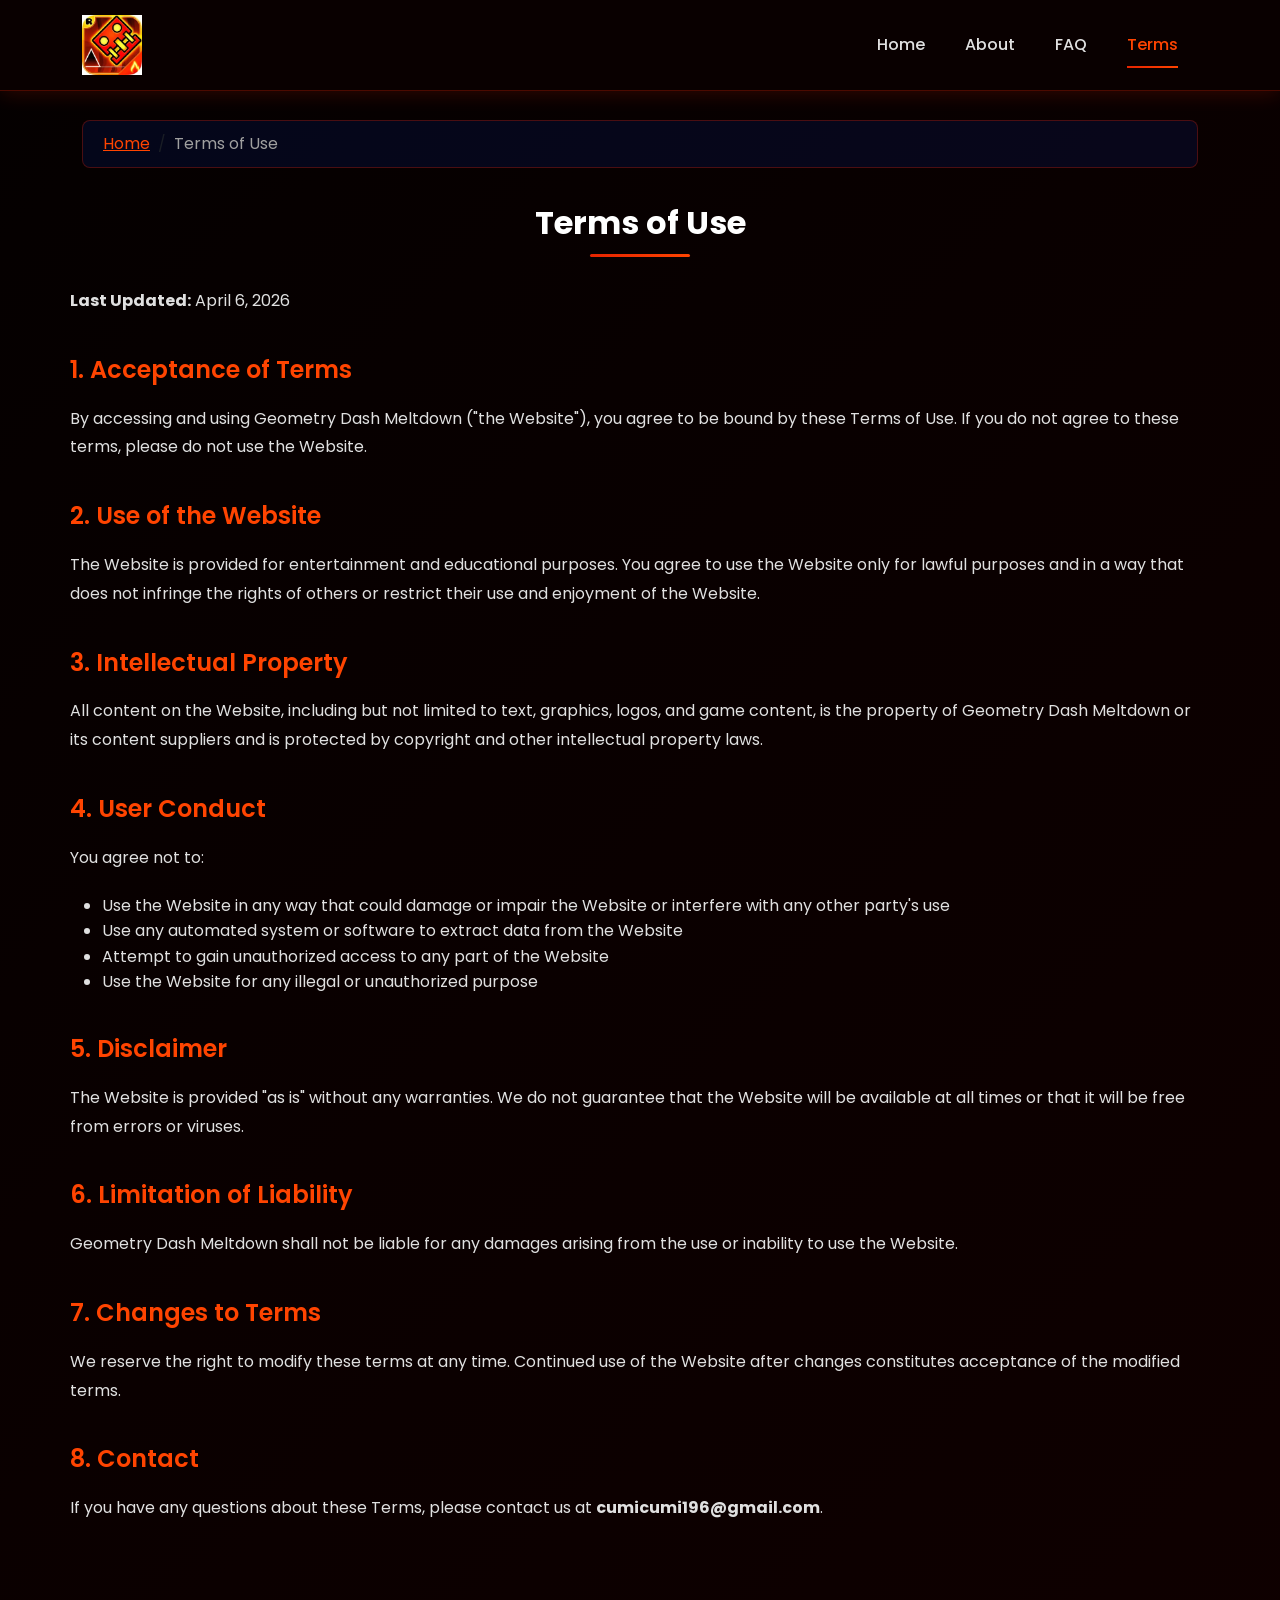
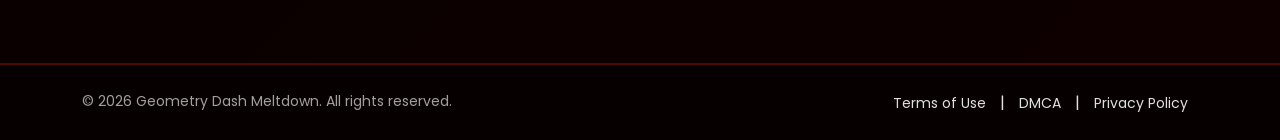
<file: terms.html>
<!DOCTYPE html>
<html lang="en" dir="ltr">
<head>
    <meta charset="utf-8">
    <meta name="viewport" content="width=device-width, initial-scale=1, shrink-to-fit=no" />
    <title>Terms of Use - Geometry Dash Meltdown</title>
    <meta name="description" content="Read Terms of Use for Geometry Dash Meltdown unblocked. Learn the rules for playing Geometry Dash Meltdown unblocked - the free arcade platformer game. Updated April 2026." />
    <meta name="robots" content="index, follow">
    <link rel="canonical" href="https://geometry-dash-meltdown-unbanned.github.io/terms.html" />
    
    <!-- WebPage Schema -->
    <script type="application/ld+json">
    {
        "@context": "https://schema.org",
        "@type": "WebPage",
        "name": "Terms of Use - Geometry Dash Meltdown",
        "description": "Terms of Use for Geometry Dash Meltdown. Read our terms and conditions for using our website and playing our games.",
        "url": "https://geometry-dash-meltdown-unbanned.github.io/terms.html",
        "isPartOf": {
            "@type": "WebSite",
            "name": "Geometry Dash Meltdown",
            "url": "https://geometry-dash-meltdown-unbanned.github.io"
        }
    }
    </script>
    <link rel="icon" href="images/geometry-dash-meltdown.webp" sizes="32x32">
    <link rel="stylesheet" href="https://cdn.jsdelivr.net/npm/bootstrap@5.3.0/dist/css/bootstrap.min.css" integrity="sha384-9ndCyUaIbzAi2FUVXJi0CjmCapSmO7SnpJef0486qhLnuZ2cdeRhO02iuK6FUUVM" crossorigin="anonymous">
    <link rel="stylesheet" href="https://cdnjs.cloudflare.com/ajax/libs/font-awesome/6.4.0/css/all.min.css" integrity="sha512-iecdLmaskl7CVkqkXNQ/ZH/XLlvWZOJyj7Yy7tcenmpD1ypASozpmT/E0iPtmFIB46ZmdtAc9eNBvH0H/ZpiBw==" crossorigin="anonymous" referrerpolicy="no-referrer" />
    <link rel="preconnect" href="https://fonts.googleapis.com">
    <link rel="preconnect" href="https://fonts.gstatic.com" crossorigin>
    <link href="https://fonts.googleapis.com/css2?family=Poppins:wght@400;500;600;700&display=swap" rel="stylesheet">
    <link rel="stylesheet" href="css/style.css">
</head>
<body id="page-top">
    <nav class="navbar navbar-expand-lg navbar-dark fixed-top" id="mainNav">
        <div class="container">
            <a class="navbar-brand" href="./">
                <img src="images/geometry-dash-meltdown.webp" width="160" height="80" class="site-logo" alt="Geometry Dash Meltdown">
            </a>
            <button class="navbar-toggler" type="button" data-bs-toggle="collapse" data-bs-target="#navbarResponsive">
                <span class="navbar-toggler-icon"></span>
            </button>
<div class="collapse navbar-collapse" id="navbarResponsive">
        <ul class="navbar-nav ms-auto">
          <li class="nav-item"><a class="nav-link" href="./">Home</a></li>
          <li class="nav-item"><a class="nav-link" href="./#about">About</a></li>
          <li class="nav-item"><a class="nav-link" href="./#faq">FAQ</a></li>
          <li class="nav-item"><a class="nav-link active" href="terms.html">Terms</a></li>
        </ul>
      </div>
        </div>
    </nav>

    <!-- Breadcrumb Navigation -->
    <nav aria-label="breadcrumb" class="container" style="padding-top:120px;">
        <ol class="breadcrumb" style="background:rgba(0,58,250,0.1);padding:10px 20px;border-radius:8px;border:1px solid var(--border-blue);">
            <li class="breadcrumb-item"><a href="./" style="color:var(--accent-cyan);">Home</a></li>
            <li class="breadcrumb-item active" aria-current="page" style="color:var(--text-muted);">Terms of Use</li>
        </ol>
    </nav>

    <div class="container seo-content" style="padding-top: 20px;">
        <h1 class="section-title">Terms of Use</h1>
        
        <div class="legal-content">
            <p><strong>Last Updated:</strong> April 6, 2026</p>
            
            <h2 class="item-title">1. Acceptance of Terms</h2>
            <p>By accessing and using Geometry Dash Meltdown ("the Website"), you agree to be bound by these Terms of Use. If you do not agree to these terms, please do not use the Website.</p>
            
            <h2 class="item-title">2. Use of the Website</h2>
            <p>The Website is provided for entertainment and educational purposes. You agree to use the Website only for lawful purposes and in a way that does not infringe the rights of others or restrict their use and enjoyment of the Website.</p>
            
            <h2 class="item-title">3. Intellectual Property</h2>
            <p>All content on the Website, including but not limited to text, graphics, logos, and game content, is the property of Geometry Dash Meltdown or its content suppliers and is protected by copyright and other intellectual property laws.</p>
            
            <h2 class="item-title">4. User Conduct</h2>
            <p>You agree not to:</p>
            <ul>
                <li>Use the Website in any way that could damage or impair the Website or interfere with any other party's use</li>
                <li>Use any automated system or software to extract data from the Website</li>
                <li>Attempt to gain unauthorized access to any part of the Website</li>
                <li>Use the Website for any illegal or unauthorized purpose</li>
            </ul>
            
            <h2 class="item-title">5. Disclaimer</h2>
            <p>The Website is provided "as is" without any warranties. We do not guarantee that the Website will be available at all times or that it will be free from errors or viruses.</p>
            
            <h2 class="item-title">6. Limitation of Liability</h2>
            <p>Geometry Dash Meltdown shall not be liable for any damages arising from the use or inability to use the Website.</p>
            
            <h2 class="item-title">7. Changes to Terms</h2>
            <p>We reserve the right to modify these terms at any time. Continued use of the Website after changes constitutes acceptance of the modified terms.</p>
            
<h2 class="item-title">8. Contact</h2>
    <p>If you have any questions about these Terms, please contact us at <strong><span id="contact-email"></span></strong>.</p>
        </div>
    </div>

    <footer class="footer-copyright">
        <div class="container">
            <div class="row">
                <div class="col-md-6">
                    <p>&copy; 2026 Geometry Dash Meltdown. All rights reserved.</p>
                </div>
                <div class="col-md-6 text-end">
                    <span class="footer-links">
                        <a href="terms.html">Terms of Use</a> | 
                        <a href="dmca.html">DMCA</a> | 
                        <a href="privacy.html">Privacy Policy</a>
                    </span>
                </div>
            </div>
        </div>
    </footer>

    <script src="https://cdn.jsdelivr.net/npm/bootstrap@5.3.0/dist/js/bootstrap.bundle.min.js"></script>
    <script src="js/main.js"></script>
</body>
</html>
</file>
<file: css/style.css>
/* Geometry Dash Meltdown - Volcanic Red Theme */
/* Color Scheme */
:root {
    --primary-deep-blue: #e62400;
    --primary-medium-blue: #b31a00;
    --dark-navy: #0a0000;
    --darker-navy: #040000;
    --text-white: #ffffff;
    --text-light: #e0e0e0;
    --text-muted: #a0a0a0;
    --accent-cyan: #ff4400;
    --accent-glow: rgba(255, 68, 0, 0.4);
    --border-blue: rgba(230, 36, 0, 0.3);
    --gradient-start: #e62400;
    --gradient-end: #ff4400;
}

/* Global Styles */
* {
    margin: 0;
    padding: 0;
    box-sizing: border-box;
}

body {
    font-family: 'Poppins', sans-serif;
    background: linear-gradient(135deg, var(--darker-navy) 0%, var(--dark-navy) 50%, #0f0000 100%);
    color: var(--text-light);
    min-height: 100vh;
    line-height: 1.6;
    overflow-x: hidden;
}

/* Scrollbar Styling */
::-webkit-scrollbar {
    width: 8px;
}

::-webkit-scrollbar-track {
    background: var(--dark-navy);
}

::-webkit-scrollbar-thumb {
    background: var(--primary-deep-blue);
    border-radius: 4px;
}

::-webkit-scrollbar-thumb:hover {
    background: var(--primary-medium-blue);
}

/* Navigation */
#mainNav {
    background: rgba(10, 0, 0, 0.95) !important;
    backdrop-filter: blur(10px);
    border-bottom: 1px solid var(--border-blue);
    padding: 15px 0;
    transition: all 0.3s ease;
    box-shadow: 0 2px 20px rgba(230, 36, 0, 0.2);
}

.navbar-brand {
    padding: 0;
}

.site-logo {
    max-height: 60px;
    width: auto;
    transition: transform 0.3s ease;
}

.site-logo:hover {
    transform: scale(1.05);
}

.navbar-toggler {
    border: 2px solid var(--accent-cyan);
    padding: 8px 12px;
}

.navbar-toggler-icon {
    background-image: url("data:image/svg+xml,%3csvg xmlns='http://www.w3.org/2000/svg' viewBox='0 0 30 30'%3e%3cpath stroke='rgba%28255, 68, 0, 1%29' stroke-linecap='round' stroke-miterlimit='10' stroke-width='2' d='M4 7h22M4 15h22M4 23h22'/%3e%3c/svg%3e");
}

.nav-link {
    color: var(--text-light) !important;
    font-weight: 500;
    padding: 10px 20px !important;
    position: relative;
    transition: color 0.3s ease;
}

.nav-link:hover,
.nav-link.active {
    color: var(--accent-cyan) !important;
}

.nav-link::after {
    content: '';
    position: absolute;
    bottom: 0;
    left: 20px;
    width: 0;
    height: 2px;
    background: linear-gradient(90deg, var(--gradient-start), var(--gradient-end));
    transition: width 0.3s ease;
}

.nav-link:hover::after,
.nav-link.active::after {
    width: calc(100% - 40px);
}

/* Game Wrapper */
.game-wrapper {
    padding: 120px 0 60px;
    min-height: 100vh;
}

/* Game Container */
.game-container {
    background: rgba(10, 0, 0, 0.6);
    border: 2px solid var(--border-blue);
    border-radius: 15px;
    overflow: hidden;
    box-shadow:
        0 0 30px rgba(230, 36, 0, 0.2),
        inset 0 0 60px rgba(230, 36, 0, 0.1);
    margin-bottom: 30px;
}

.game-content {
    position: relative;
}

.game-iframe-container {
    position: relative;
}

/* Mobile Fullscreen Mode */
.game-iframe-container.fullscreen {
    position: fixed;
    top: 0;
    left: 0;
    width: 100vw;
    height: 100vh;
    z-index: 9999;
    background: var(--darker-navy);
}

.game-iframe-container.fullscreen .game-iframe {
    height: 100vh !important;
}

.game-iframe {
    width: 100%;
    height: 600px;
    border: none;
    background: var(--darker-navy);
}

/* Custom Play Overlay */
.custom-overlay {
    position: absolute;
    top: 0;
    left: 0;
    width: 100%;
    height: 100%;
    background: linear-gradient(135deg, rgba(10, 0, 0, 0.95), rgba(7, 0, 0, 0.98));
    display: flex;
    align-items: center;
    justify-content: center;
    z-index: 100;
    cursor: pointer;
    transition: opacity 0.3s ease;
}

/* Game play overlay overrides custom-overlay background */
.game-play-overlay.custom-overlay {
    background: transparent;
}

.overlay-content {
    text-align: center;
}

.overlay-logo {
    width: 120px;
    height: 120px;
    margin-bottom: 20px;
    border-radius: 20px;
    box-shadow: 0 0 40px var(--accent-glow);
    animation: pulse-glow 2s ease-in-out infinite;
}

@keyframes pulse-glow {
    0%, 100% {
        box-shadow: 0 0 40px var(--accent-glow);
    }
    50% {
        box-shadow: 0 0 60px rgba(255, 68, 0, 0.5);
    }
}

.play-button {
    font-size: 80px;
    color: var(--accent-cyan);
    cursor: pointer;
    transition: all 0.3s ease;
    display: inline-block;
}

.play-button:hover {
    color: var(--text-white);
    transform: scale(1.1);
    text-shadow: 0 0 30px var(--accent-glow);
}

/* Text Play Button */
.btn-play {
    background: linear-gradient(135deg, var(--gradient-start), var(--gradient-end));
    color: var(--text-white);
    border: none;
    border-radius: 50px;
    padding: 20px 60px;
    font-size: 28px;
    font-weight: 700;
    text-transform: uppercase;
    letter-spacing: 3px;
    cursor: pointer;
    transition: all 0.3s ease;
    margin: 20px 0;
    box-shadow: 0 4px 20px rgba(230, 36, 0, 0.5);
    font-family: 'Poppins', sans-serif;
}

.btn-play:hover {
    transform: translateY(-3px) scale(1.05);
    box-shadow: 0 8px 30px rgba(230, 36, 0, 0.7);
    background: linear-gradient(135deg, var(--primary-medium-blue), var(--accent-cyan));
}

.btn-play:active {
    transform: translateY(-1px) scale(1.02);
    box-shadow: 0 4px 15px rgba(230, 36, 0, 0.5);
}

.btn-play:focus {
    outline: 3px solid var(--accent-cyan);
    outline-offset: 5px;
}

/* Image Play Button */
.btn-play-image {
    background: none;
    border: none;
    cursor: pointer;
    padding: 0;
    transition: transform 0.3s ease;
}

.btn-play-image img {
    width: 120px;
    height: 120px;
    border-radius: 15px;
    box-shadow: 0 0 40px var(--accent-glow);
    transition: all 0.3s ease;
}

/* Game Play Overlay with Blurred Background */
.game-play-overlay {
    position: absolute;
    top: 0;
    left: 0;
    width: 100%;
    height: 100%;
    z-index: 100;
    display: flex;
    align-items: center;
    justify-content: center;
    overflow: hidden;
    /* Create a new stacking context */
    transform: translateZ(0);
}

.game-play-overlay::before {
    content: '';
    position: absolute;
    top: 0;
    left: 0;
    width: 100%;
    height: 100%;
    background-size: cover;
    background-position: center;
    filter: blur(15px);
    transform: scale(1.1);
    z-index: 0;
}

.game-play-overlay::after {
    content: '';
    position: absolute;
    top: 0;
    left: 0;
    width: 100%;
    height: 100%;
    background: rgba(0, 0, 0, 0.6);
    z-index: 0;
}

/* The content needs to be above the pseudo-elements */
.game-play-overlay .overlay-content {
    position: relative;
    z-index: 1;
}

/* Specific background images for each game */
.geometry-dash-bg::before {
    background-image: url('../images/geometry-dash-meltdown.webp');
}



.btn-play-image:hover img {
    transform: scale(1.1);
    box-shadow: 0 0 60px rgba(255, 68, 0, 0.6);
}

.btn-play-image:focus {
    outline: 3px solid var(--accent-cyan);
    outline-offset: 5px;
}

.play-text {
    color: var(--text-light);
    font-size: 18px;
    margin-top: 15px;
    font-weight: 500;
}

/* Game Info */
.game-info {
    padding: 20px 30px;
    background: rgba(230, 36, 0, 0.1);
    border-top: 1px solid var(--border-blue);
}

/* Icon Button Container */
.game-buttons {
    display: flex;
    justify-content: center;
    gap: 15px;
    flex-wrap: wrap;
}

/* Icon Buttons - Dark Rounded Square Style */
.btn-icon {
    width: 50px;
    height: 50px;
    border-radius: 12px;
    background: rgba(20, 0, 0, 0.9);
    border: none;
    color: var(--text-white);
    font-size: 20px;
    cursor: pointer;
    transition: all 0.3s ease;
    display: flex;
    align-items: center;
    justify-content: center;
    box-shadow: 0 2px 8px rgba(0, 0, 0, 0.4);
}

.btn-icon:hover {
    transform: scale(1.05);
    background: rgba(30, 30, 30, 0.95);
}

.btn-icon:active {
    transform: scale(0.95);
}

.btn-icon:focus {
    outline: 2px solid var(--accent-cyan);
    outline-offset: 2px;
}

.single-title {
    color: var(--text-white);
    font-size: 28px;
    font-weight: 700;
    margin: 0;
    text-shadow: 0 2px 10px rgba(230, 36, 0, 0.5);
}

.game-subtitle {
    color: var(--accent-cyan);
    font-size: 14px;
    margin: 5px 0 0;
    font-weight: 500;
}

/* Buttons */
.btn-capsule {
    background: linear-gradient(135deg, var(--gradient-start), var(--gradient-end));
    color: var(--text-white);
    border: none;
    border-radius: 50px;
    padding: 12px 25px;
    font-weight: 600;
    font-size: 14px;
    text-transform: uppercase;
    letter-spacing: 1px;
    transition: all 0.3s ease;
    box-shadow: 0 4px 15px rgba(230, 36, 0, 0.4);
}

.btn-capsule:hover {
    transform: translateY(-2px);
    box-shadow: 0 6px 25px rgba(230, 36, 0, 0.6);
    color: var(--text-white);
}

.btn-capsule .b-icon {
    margin-right: 8px;
}

.b-action {
    display: inline-block;
}

/* Sidebar */
.sidebar {
    padding-left: 30px;
}

.widget {
    background: rgba(10, 0, 0, 0.6);
    border: 1px solid var(--border-blue);
    border-radius: 15px;
    padding: 25px;
    margin-bottom: 20px;
    box-shadow: 0 5px 20px rgba(230, 36, 0, 0.1);
}

.widget h4 {
    color: var(--accent-cyan);
    font-size: 18px;
    font-weight: 600;
    margin-bottom: 20px;
    padding-bottom: 10px;
    border-bottom: 2px solid var(--border-blue);
}

.game-stats ul li {
    padding: 10px 0;
    color: var(--text-light);
    font-size: 14px;
    border-bottom: 1px solid rgba(255, 255, 255, 0.1);
}

.game-stats ul li:last-child {
    border-bottom: none;
}

.game-stats ul li i {
    color: var(--accent-cyan);
    margin-right: 10px;
    width: 20px;
}

/* SEO Content */
.seo-content {
    padding: 60px 0;
}

.section-title {
    color: var(--text-white);
    font-size: 32px;
    font-weight: 700;
    margin-bottom: 30px;
    text-align: center;
    position: relative;
    padding-bottom: 15px;
}

.section-title::after {
    content: '';
    position: absolute;
    bottom: 0;
    left: 50%;
    transform: translateX(-50%);
    width: 100px;
    height: 3px;
    background: linear-gradient(90deg, var(--gradient-start), var(--gradient-end));
    border-radius: 2px;
}

.seo-content p {
    color: var(--text-light);
    font-size: 16px;
    line-height: 1.8;
    margin-bottom: 20px;
}

.seo-content a {
    color: var(--accent-cyan);
    text-decoration: none;
    font-weight: 600;
    transition: color 0.3s ease;
}

.seo-content a:hover {
    color: var(--text-white);
}

.item-title {
    color: var(--accent-cyan);
    font-size: 24px;
    font-weight: 600;
    margin: 40px 0 20px;
}

/* Features List */
.features-list {
    margin: 40px 0;
}

.feature-item {
    text-align: center;
    margin-bottom: 30px;
}

.feature-item i {
    font-size: 32px;
    color: var(--accent-cyan);
    margin-bottom: 10px;
    display: block;
}

.feature-item h4 {
    color: var(--text-white);
    font-size: 18px;
    font-weight: 600;
    margin-bottom: 8px;
}

.feature-item p {
    color: var(--text-muted);
    font-size: 15px;
    margin: 0;
}

/* How to Play */
.how-to-play ol {
    padding-left: 20px;
}

.how-to-play li {
    color: var(--text-light);
    font-size: 16px;
    padding: 10px 0;
    line-height: 1.6;
}

.how-to-play li strong {
    color: var(--accent-cyan);
}

/* FAQ Section */
.faq-section {
    margin-top: 30px;
}

.faq-item {
    background: rgba(10, 0, 0, 0.6);
    border: 1px solid var(--border-blue);
    border-radius: 10px;
    padding: 25px;
    margin-bottom: 20px;
    transition: all 0.3s ease;
}

.faq-item:hover {
    border-color: var(--accent-cyan);
    box-shadow: 0 5px 20px rgba(230, 36, 0, 0.2);
}

.faq-item strong {
    color: var(--accent-cyan);
    font-size: 18px;
    display: block;
    margin-bottom: 10px;
}

.faq-item p {
    color: var(--text-muted);
    margin: 0;
    font-size: 15px;
}

/* Footer */
.footer-copyright {
    background: rgba(7, 0, 0, 0.95);
    border-top: 2px solid var(--border-blue);
    padding: 25px 0;
    margin-top: 60px;
}

.footer-copyright p {
    color: var(--text-muted);
    margin: 0;
    font-size: 14px;
}

.footer-links a {
    color: var(--text-light);
    text-decoration: none;
    font-size: 14px;
    margin: 0 10px;
    transition: color 0.3s ease;
}

.footer-links a:hover {
    color: var(--accent-cyan);
}

/* Responsive Design */
@media (max-width: 991px) {
    .game-wrapper {
        padding: 100px 0 40px;
    }
    
    .sidebar {
        padding-left: 0;
        margin-top: 30px;
    }
    
    .game-iframe {
        height: 500px;
    }
    
    .section-title {
        font-size: 26px;
    }
}

@media (max-width: 767px) {
    .game-iframe {
        height: 400px;
    }
    
    .single-title {
        font-size: 22px;
    }
    
    .game-info .text-end {
        text-align: left !important;
        margin-top: 15px;
    }
    
    .section-title {
        font-size: 22px;
    }
    
    .feature-item {
        margin-bottom: 15px;
    }
    
    .footer-copyright .text-end {
        text-align: center !important;
        margin-top: 15px;
    }
    
    .footer-copyright .col-md-6 {
        text-align: center !important;
    }
}

@media (max-width: 575px) {
    .game-iframe {
        height: 350px;
    }
    
    .play-button {
        font-size: 60px;
    }
    
    .overlay-logo {
        width: 80px;
        height: 80px;
    }
    
    .nav-link {
        padding: 8px 15px !important;
    }
}

/* Animations */
@keyframes fadeIn {
    from {
        opacity: 0;
        transform: translateY(20px);
    }
    to {
        opacity: 1;
        transform: translateY(0);
    }
}

.game-container {
    animation: fadeIn 0.6s ease-out;
}

.feature-item {
    animation: fadeIn 0.6s ease-out;
    animation-fill-mode: both;
}

.feature-item:nth-child(1) { animation-delay: 0.1s; }
.feature-item:nth-child(2) { animation-delay: 0.2s; }
.feature-item:nth-child(3) { animation-delay: 0.3s; }

/* Selection */
::selection {
    background: var(--primary-deep-blue);
    color: var(--text-white);
}

/* Focus Styles */
*:focus {
    outline: none;
    box-shadow: 0 0 0 3px rgba(255, 68, 0, 0.3);
}

/* More Games Section */
.more-games-section {
    padding: 60px 0;
    background: linear-gradient(135deg, var(--darker-navy) 0%, var(--dark-navy) 100%);
    border-top: 2px solid var(--border-blue);
}

.more-games-section .section-title {
    margin-bottom: 40px;
}

.games-grid {
    display: grid;
    grid-template-columns: repeat(auto-fit, minmax(200px, 250px));
    gap: 30px;
    justify-content: center;
    padding: 0 20px;
}

.game-thumb-link {
    text-decoration: none;
    display: block;
    transition: transform 0.3s ease;
}

.game-thumb-link:hover {
    transform: translateY(-5px);
}

.game-thumb {
    position: relative;
    border-radius: 15px;
    overflow: hidden;
    box-shadow: 0 4px 20px rgba(230, 36, 0, 0.3);
    transition: all 0.3s ease;
    aspect-ratio: 1;
}

.game-thumb-link:hover .game-thumb {
    box-shadow: 0 8px 30px rgba(255, 68, 0, 0.4);
}

.game-thumb img {
    width: 100%;
    height: 100%;
    object-fit: cover;
    transition: transform 0.3s ease;
}

.game-thumb-link:hover .game-thumb img {
    transform: scale(1.1);
}

.game-thumb-overlay {
    position: absolute;
    bottom: 0;
    left: 0;
    right: 0;
    background: linear-gradient(to top, rgba(0, 0, 0, 0.9), rgba(0, 0, 0, 0));
    padding: 30px 15px 15px;
    text-align: center;
}

.game-thumb-overlay h4 {
    color: var(--text-white);
    font-size: 16px;
    font-weight: 600;
    margin: 0 0 10px 0;
}

.play-btn {
    display: inline-block;
    background: linear-gradient(135deg, var(--gradient-start), var(--gradient-end));
    color: var(--text-white);
    padding: 8px 20px;
    border-radius: 50px;
    font-size: 14px;
    font-weight: 600;
    text-transform: uppercase;
    letter-spacing: 1px;
    transition: all 0.3s ease;
}

.game-thumb-link:hover .play-btn {
    transform: scale(1.1);
    box-shadow: 0 4px 15px rgba(230, 36, 0, 0.5);
}

/* Link Hover Effects */
a {
    transition: color 0.3s ease;
}

/* Smooth Scrolling */
html {
    scroll-behavior: smooth;
}

/* Mobile Back Button (for game iframe) */
#mobile-back-button {
    display: none;
    position: absolute;
    top: 10px;
    right: 10px;
    width: 40px;
    height: 40px;
    background: rgba(230, 36, 0, 0.8);
    border-radius: 50%;
    color: white;
    align-items: center;
    justify-content: center;
    cursor: pointer;
    z-index: 50;
    font-size: 20px;
}

@media (max-width: 767px) {
    #mobile-back-button {
        display: flex;
    }
}
</file>
